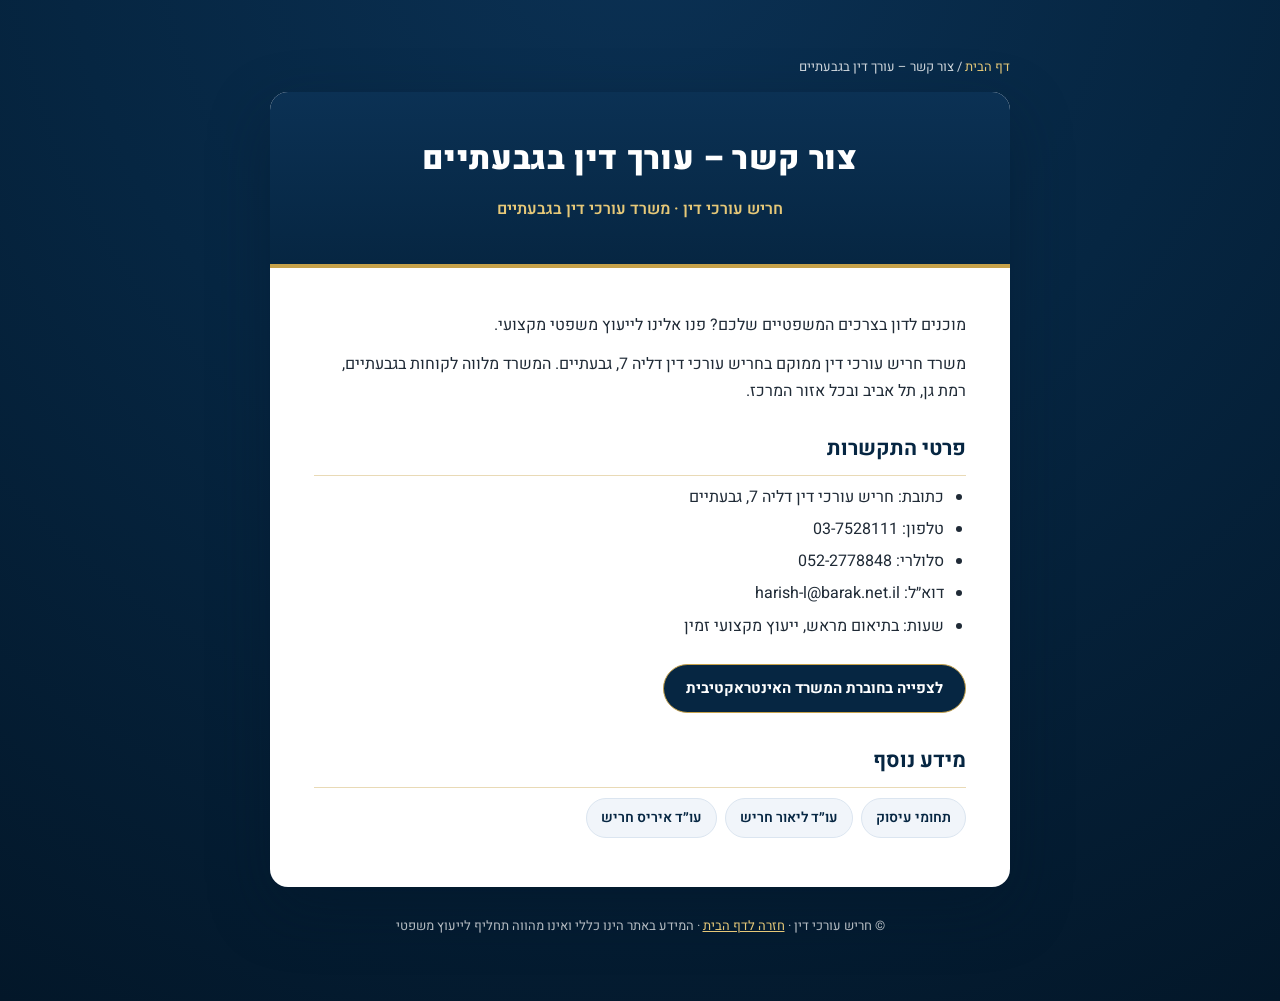
<file: contact/index.html>
<!doctype html>
<html lang="he" dir="rtl">
  <head>
    <meta charset="UTF-8" />
    <meta name="viewport" content="width=device-width, initial-scale=1.0" />
    <title>עורך דין בגבעתיים – צור קשר | חריש עורכי דין</title>
    <meta name="description" content="משרד חריש עורכי דין, דליה 7 גבעתיים. לתיאום פגישת ייעוץ: טלפון 03-7528111, סלולרי 052-2778848, דוא״ל harish-l@barak.net.il. שירות בגבעתיים, רמת גן ותל אביב." />
    <meta name="author" content="חריש עורכי דין" />
    <meta name="robots" content="index, follow, max-image-preview:large, max-snippet:-1" />
    <meta name="theme-color" content="#064a96" />
    <link rel="canonical" href="https://www.harish-adv.com/contact/" />

    <meta property="og:type" content="website" />
    <meta property="og:site_name" content="חריש עורכי דין" />
    <meta property="og:locale" content="he_IL" />
    <meta property="og:title" content="עורך דין בגבעתיים – צור קשר | חריש עורכי דין" />
    <meta property="og:description" content="משרד חריש עורכי דין, דליה 7 גבעתיים. לתיאום פגישת ייעוץ: טלפון 03-7528111, סלולרי 052-2778848, דוא״ל harish-l@barak.net.il. שירות בגבעתיים, רמת גן ותל אביב." />
    <meta property="og:url" content="https://www.harish-adv.com/contact/" />
    <meta property="og:image" content="https://www.harish-adv.com/assets/og-image.png" />
    <meta name="twitter:card" content="summary_large_image" />
    <meta name="twitter:title" content="עורך דין בגבעתיים – צור קשר | חריש עורכי דין" />
    <meta name="twitter:description" content="משרד חריש עורכי דין, דליה 7 גבעתיים. לתיאום פגישת ייעוץ: טלפון 03-7528111, סלולרי 052-2778848, דוא״ל harish-l@barak.net.il. שירות בגבעתיים, רמת גן ותל אביב." />
    <meta name="twitter:image" content="https://www.harish-adv.com/assets/og-image.png" />

    <link rel="icon" type="image/svg+xml" href="/assets/favicon.svg" />
    <link rel="icon" type="image/png" sizes="32x32" href="/assets/favicon-32.png" />
    <link rel="preconnect" href="https://fonts.googleapis.com" />
    <link rel="preconnect" href="https://fonts.gstatic.com" crossorigin />
    <link
      href="https://fonts.googleapis.com/css2?family=Heebo:wght@400;500;700;800;900&display=swap"
      rel="stylesheet"
    />
    <script type="application/ld+json">{"@context":"https://schema.org","@type":"ContactPage","name":"צור קשר – חריש עורכי דין","url":"https://www.harish-adv.com/contact/","inLanguage":"he-IL","about":{"@id":"https://www.harish-adv.com/#organization"}}</script>
    <script type="application/ld+json">{"@context":"https://schema.org","@type":"BreadcrumbList","itemListElement":[{"@type":"ListItem","position":1,"name":"דף הבית","item":"https://www.harish-adv.com/"},{"@type":"ListItem","position":2,"name":"צור קשר – עורך דין בגבעתיים","item":"https://www.harish-adv.com/contact/"}]}</script>
    <style>
  :root{--navy:#062642;--navy-dark:#031729;--gold:#c7a24a;--ink:#1f2a36}
  *{box-sizing:border-box}
  body{margin:0;font-family:'Heebo',system-ui,-apple-system,'Segoe UI',sans-serif;color:var(--ink);background:radial-gradient(circle at 50% -10%,#0b3154 0%,var(--navy) 45%,var(--navy-dark) 100%);min-height:100vh;line-height:1.7}
  .wrap{max-width:820px;margin:0 auto;padding:clamp(20px,5vw,56px) clamp(16px,5vw,40px) 64px}
  .crumbs{color:rgba(255,255,255,.8);font-size:13px;margin-bottom:14px}
  .crumbs a{color:#e6c878;text-decoration:none}
  .crumbs a:hover{text-decoration:underline}
  .card{background:#fff;border-radius:18px;box-shadow:0 22px 60px rgba(3,23,41,.35);overflow:hidden}
  .card-head{background:linear-gradient(180deg,#0b3154,var(--navy));color:#fff;padding:clamp(24px,5vw,40px);text-align:center;border-bottom:4px solid var(--gold)}
  .card-head h1{margin:0;font-size:clamp(22px,4.6vw,32px);font-weight:900;letter-spacing:.02em}
  .card-head p{margin:10px 0 0;color:#e6c878;font-weight:600;font-size:clamp(13px,2.4vw,16px)}
  .card-body{padding:clamp(22px,5vw,44px)}
  .lede p{font-size:clamp(15px,2.8vw,18px);margin:0 0 12px}
  .card-body h2{color:var(--navy);font-size:clamp(16px,3.2vw,21px);margin:26px 0 8px;padding-bottom:8px;border-bottom:1px solid rgba(199,162,74,.4)}
  .card-body p{margin:0 0 12px;font-size:clamp(14px,2.6vw,16px)}
  .card-body ul{margin:0 0 14px;padding-inline-start:22px;font-size:clamp(14px,2.6vw,16px)}
  .card-body li{margin-bottom:5px}
  .cta{display:inline-flex;align-items:center;gap:8px;margin-top:10px;padding:11px 22px;border-radius:999px;background:var(--navy);color:#fff;font-weight:700;text-decoration:none;font-size:15px;border:1px solid var(--gold)}
  .cta:hover{background:#0b3154}
  .related{margin-top:30px}
  .related h2{margin-bottom:10px}
  .related ul{list-style:none;padding:0;margin:0;display:flex;flex-wrap:wrap;gap:8px}
  .related a{display:inline-block;padding:7px 14px;border-radius:999px;background:#f1f5fa;color:var(--navy);text-decoration:none;font-weight:600;font-size:14px;border:1px solid #dbe5f0}
  .related a:hover{background:#e3edf7}
  footer{margin-top:28px;text-align:center;color:rgba(255,255,255,.7);font-size:clamp(11px,2.2vw,13px)}
  footer a{color:#e6c878}
</style>
  </head>
  <body>
    <div class="wrap">
      <nav class="crumbs" aria-label="ניווט מסלול">
        <a href="https://www.harish-adv.com/">דף הבית</a> / <span aria-current="page">צור קשר – עורך דין בגבעתיים</span>
      </nav>
      <article class="card">
        <header class="card-head">
          <h1>צור קשר – עורך דין בגבעתיים</h1>
          <p>חריש עורכי דין · משרד עורכי דין בגבעתיים</p>
        </header>
        <div class="card-body">
          <div class="lede">
            <p>מוכנים לדון בצרכים המשפטיים שלכם? פנו אלינו לייעוץ משפטי מקצועי.</p>
            <p>משרד חריש עורכי דין ממוקם בחריש עורכי דין דליה 7, גבעתיים. המשרד מלווה לקוחות בגבעתיים, רמת גן, תל אביב ובכל אזור המרכז.</p>
          </div>
          <h2>פרטי התקשרות</h2>
          <ul>
          <li>כתובת: חריש עורכי דין דליה 7, גבעתיים</li>
          <li>טלפון: 03-7528111</li>
          <li>סלולרי: 052-2778848</li>
          <li>דוא״ל: harish-l@barak.net.il</li>
          <li>שעות: בתיאום מראש, ייעוץ מקצועי זמין</li>
          </ul>
          <p><a class="cta" href="https://www.harish-adv.com/?page=9">לצפייה בחוברת המשרד האינטראקטיבית</a></p>
          <nav class="related" aria-label="קישורים נוספים">
            <h2>מידע נוסף</h2>
            <ul>
            <li><a href="https://www.harish-adv.com/services/">תחומי עיסוק</a></li>
            <li><a href="https://www.harish-adv.com/team/lior-harish/">עו״ד ליאור חריש</a></li>
            <li><a href="https://www.harish-adv.com/team/iris-harish/">עו״ד איריס חריש</a></li>
            </ul>
          </nav>
        </div>
      </article>
      <footer>
        © חריש עורכי דין · <a href="https://www.harish-adv.com/">חזרה לדף הבית</a> · המידע באתר הינו כללי ואינו מהווה תחליף לייעוץ משפטי
      </footer>
    </div>
  </body>
</html>
</file>
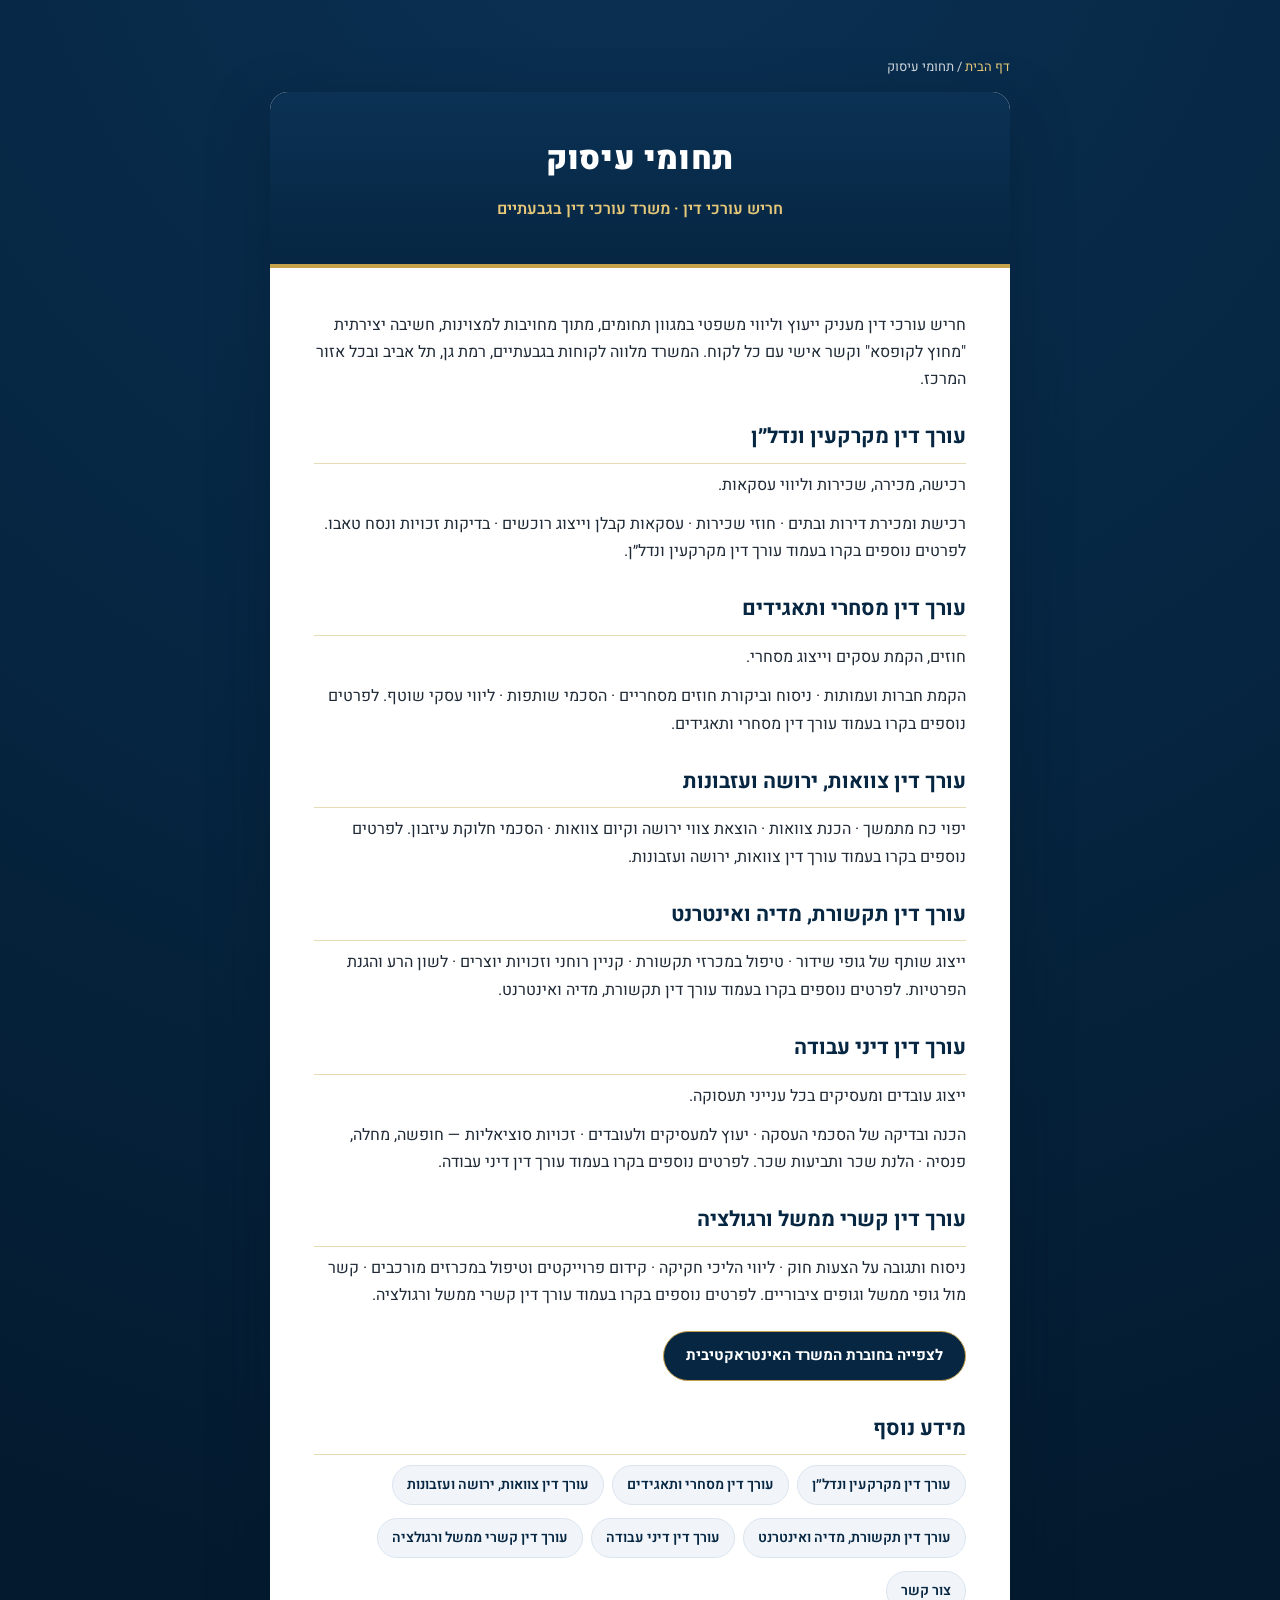
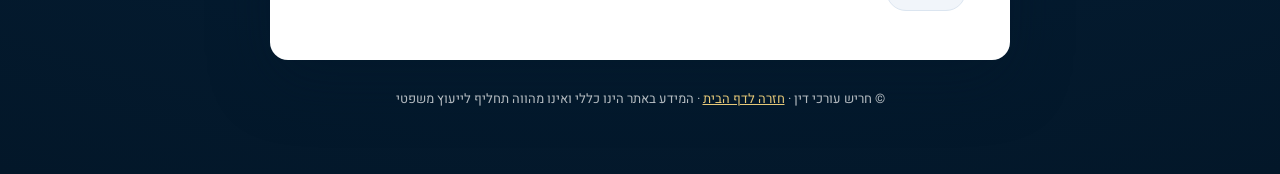
<file: services/index.html>
<!doctype html>
<html lang="he" dir="rtl">
  <head>
    <meta charset="UTF-8" />
    <meta name="viewport" content="width=device-width, initial-scale=1.0" />
    <title>תחומי עיסוק – חריש עורכי דין | משרד עורכי דין בגבעתיים</title>
    <meta name="description" content="תחומי העיסוק של משרד חריש עורכי דין בגבעתיים: מקרקעין ונדל״ן, משפט מסחרי ותאגידים, צוואות וירושה, תקשורת ומדיה, דיני עבודה וקשרי ממשל ורגולציה." />
    <meta name="author" content="חריש עורכי דין" />
    <meta name="robots" content="index, follow, max-image-preview:large, max-snippet:-1" />
    <meta name="theme-color" content="#064a96" />
    <link rel="canonical" href="https://www.harish-adv.com/services/" />

    <meta property="og:type" content="website" />
    <meta property="og:site_name" content="חריש עורכי דין" />
    <meta property="og:locale" content="he_IL" />
    <meta property="og:title" content="תחומי עיסוק – חריש עורכי דין | משרד עורכי דין בגבעתיים" />
    <meta property="og:description" content="תחומי העיסוק של משרד חריש עורכי דין בגבעתיים: מקרקעין ונדל״ן, משפט מסחרי ותאגידים, צוואות וירושה, תקשורת ומדיה, דיני עבודה וקשרי ממשל ורגולציה." />
    <meta property="og:url" content="https://www.harish-adv.com/services/" />
    <meta property="og:image" content="https://www.harish-adv.com/assets/og-image.png" />
    <meta name="twitter:card" content="summary_large_image" />
    <meta name="twitter:title" content="תחומי עיסוק – חריש עורכי דין | משרד עורכי דין בגבעתיים" />
    <meta name="twitter:description" content="תחומי העיסוק של משרד חריש עורכי דין בגבעתיים: מקרקעין ונדל״ן, משפט מסחרי ותאגידים, צוואות וירושה, תקשורת ומדיה, דיני עבודה וקשרי ממשל ורגולציה." />
    <meta name="twitter:image" content="https://www.harish-adv.com/assets/og-image.png" />

    <link rel="icon" type="image/svg+xml" href="/assets/favicon.svg" />
    <link rel="icon" type="image/png" sizes="32x32" href="/assets/favicon-32.png" />
    <link rel="preconnect" href="https://fonts.googleapis.com" />
    <link rel="preconnect" href="https://fonts.gstatic.com" crossorigin />
    <link
      href="https://fonts.googleapis.com/css2?family=Heebo:wght@400;500;700;800;900&display=swap"
      rel="stylesheet"
    />
    <script type="application/ld+json">{"@context":"https://schema.org","@type":"CollectionPage","name":"תחומי עיסוק – חריש עורכי דין","description":"תחומי העיסוק של משרד חריש עורכי דין בגבעתיים.","url":"https://www.harish-adv.com/services/","inLanguage":"he-IL","about":{"@id":"https://www.harish-adv.com/#organization"},"mainEntity":{"@type":"ItemList","itemListElement":[{"@type":"ListItem","position":1,"name":"עורך דין מקרקעין ונדל״ן","url":"https://www.harish-adv.com/services/real-estate/"},{"@type":"ListItem","position":2,"name":"עורך דין מסחרי ותאגידים","url":"https://www.harish-adv.com/services/commercial/"},{"@type":"ListItem","position":3,"name":"עורך דין צוואות, ירושה ועזבונות","url":"https://www.harish-adv.com/services/inheritance/"},{"@type":"ListItem","position":4,"name":"עורך דין תקשורת, מדיה ואינטרנט","url":"https://www.harish-adv.com/services/media/"},{"@type":"ListItem","position":5,"name":"עורך דין דיני עבודה","url":"https://www.harish-adv.com/services/labor-law/"},{"@type":"ListItem","position":6,"name":"עורך דין קשרי ממשל ורגולציה","url":"https://www.harish-adv.com/services/regulation/"}]}}</script>
    <script type="application/ld+json">{"@context":"https://schema.org","@type":"BreadcrumbList","itemListElement":[{"@type":"ListItem","position":1,"name":"דף הבית","item":"https://www.harish-adv.com/"},{"@type":"ListItem","position":2,"name":"תחומי עיסוק","item":"https://www.harish-adv.com/services/"}]}</script>
    <style>
  :root{--navy:#062642;--navy-dark:#031729;--gold:#c7a24a;--ink:#1f2a36}
  *{box-sizing:border-box}
  body{margin:0;font-family:'Heebo',system-ui,-apple-system,'Segoe UI',sans-serif;color:var(--ink);background:radial-gradient(circle at 50% -10%,#0b3154 0%,var(--navy) 45%,var(--navy-dark) 100%);min-height:100vh;line-height:1.7}
  .wrap{max-width:820px;margin:0 auto;padding:clamp(20px,5vw,56px) clamp(16px,5vw,40px) 64px}
  .crumbs{color:rgba(255,255,255,.8);font-size:13px;margin-bottom:14px}
  .crumbs a{color:#e6c878;text-decoration:none}
  .crumbs a:hover{text-decoration:underline}
  .card{background:#fff;border-radius:18px;box-shadow:0 22px 60px rgba(3,23,41,.35);overflow:hidden}
  .card-head{background:linear-gradient(180deg,#0b3154,var(--navy));color:#fff;padding:clamp(24px,5vw,40px);text-align:center;border-bottom:4px solid var(--gold)}
  .card-head h1{margin:0;font-size:clamp(22px,4.6vw,32px);font-weight:900;letter-spacing:.02em}
  .card-head p{margin:10px 0 0;color:#e6c878;font-weight:600;font-size:clamp(13px,2.4vw,16px)}
  .card-body{padding:clamp(22px,5vw,44px)}
  .lede p{font-size:clamp(15px,2.8vw,18px);margin:0 0 12px}
  .card-body h2{color:var(--navy);font-size:clamp(16px,3.2vw,21px);margin:26px 0 8px;padding-bottom:8px;border-bottom:1px solid rgba(199,162,74,.4)}
  .card-body p{margin:0 0 12px;font-size:clamp(14px,2.6vw,16px)}
  .card-body ul{margin:0 0 14px;padding-inline-start:22px;font-size:clamp(14px,2.6vw,16px)}
  .card-body li{margin-bottom:5px}
  .cta{display:inline-flex;align-items:center;gap:8px;margin-top:10px;padding:11px 22px;border-radius:999px;background:var(--navy);color:#fff;font-weight:700;text-decoration:none;font-size:15px;border:1px solid var(--gold)}
  .cta:hover{background:#0b3154}
  .related{margin-top:30px}
  .related h2{margin-bottom:10px}
  .related ul{list-style:none;padding:0;margin:0;display:flex;flex-wrap:wrap;gap:8px}
  .related a{display:inline-block;padding:7px 14px;border-radius:999px;background:#f1f5fa;color:var(--navy);text-decoration:none;font-weight:600;font-size:14px;border:1px solid #dbe5f0}
  .related a:hover{background:#e3edf7}
  footer{margin-top:28px;text-align:center;color:rgba(255,255,255,.7);font-size:clamp(11px,2.2vw,13px)}
  footer a{color:#e6c878}
</style>
  </head>
  <body>
    <div class="wrap">
      <nav class="crumbs" aria-label="ניווט מסלול">
        <a href="https://www.harish-adv.com/">דף הבית</a> / <span aria-current="page">תחומי עיסוק</span>
      </nav>
      <article class="card">
        <header class="card-head">
          <h1>תחומי עיסוק</h1>
          <p>חריש עורכי דין · משרד עורכי דין בגבעתיים</p>
        </header>
        <div class="card-body">
          <div class="lede">
            <p>חריש עורכי דין מעניק ייעוץ וליווי משפטי במגוון תחומים, מתוך מחויבות למצוינות, חשיבה יצירתית &quot;מחוץ לקופסא&quot; וקשר אישי עם כל לקוח. המשרד מלווה לקוחות בגבעתיים, רמת גן, תל אביב ובכל אזור המרכז.</p>
          </div>
          <h2>עורך דין מקרקעין ונדל״ן</h2>
          <p>רכישה, מכירה, שכירות וליווי עסקאות.</p>
          <p>רכישת ומכירת דירות ובתים · חוזי שכירות · עסקאות קבלן וייצוג רוכשים · בדיקות זכויות ונסח טאבו. לפרטים נוספים בקרו בעמוד עורך דין מקרקעין ונדל״ן.</p>
          <h2>עורך דין מסחרי ותאגידים</h2>
          <p>חוזים, הקמת עסקים וייצוג מסחרי.</p>
          <p>הקמת חברות ועמותות · ניסוח וביקורת חוזים מסחריים · הסכמי שותפות · ליווי עסקי שוטף. לפרטים נוספים בקרו בעמוד עורך דין מסחרי ותאגידים.</p>
          <h2>עורך דין צוואות, ירושה ועזבונות</h2>
          <p>יפוי כח מתמשך · הכנת צוואות · הוצאת צווי ירושה וקיום צוואות · הסכמי חלוקת עיזבון. לפרטים נוספים בקרו בעמוד עורך דין צוואות, ירושה ועזבונות.</p>
          <h2>עורך דין תקשורת, מדיה ואינטרנט</h2>
          <p>ייצוג שותף של גופי שידור · טיפול במכרזי תקשורת · קניין רוחני וזכויות יוצרים · לשון הרע והגנת הפרטיות. לפרטים נוספים בקרו בעמוד עורך דין תקשורת, מדיה ואינטרנט.</p>
          <h2>עורך דין דיני עבודה</h2>
          <p>ייצוג עובדים ומעסיקים בכל ענייני תעסוקה.</p>
          <p>הכנה ובדיקה של הסכמי העסקה · יעוץ למעסיקים ולעובדים · זכויות סוציאליות — חופשה, מחלה, פנסיה · הלנת שכר ותביעות שכר. לפרטים נוספים בקרו בעמוד עורך דין דיני עבודה.</p>
          <h2>עורך דין קשרי ממשל ורגולציה</h2>
          <p>ניסוח ותגובה על הצעות חוק · ליווי הליכי חקיקה · קידום פרוייקטים וטיפול במכרזים מורכבים · קשר מול גופי ממשל וגופים ציבוריים. לפרטים נוספים בקרו בעמוד עורך דין קשרי ממשל ורגולציה.</p>
          <p><a class="cta" href="https://www.harish-adv.com/?page=4">לצפייה בחוברת המשרד האינטראקטיבית</a></p>
          <nav class="related" aria-label="קישורים נוספים">
            <h2>מידע נוסף</h2>
            <ul>
            <li><a href="https://www.harish-adv.com/services/real-estate/">עורך דין מקרקעין ונדל״ן</a></li>
            <li><a href="https://www.harish-adv.com/services/commercial/">עורך דין מסחרי ותאגידים</a></li>
            <li><a href="https://www.harish-adv.com/services/inheritance/">עורך דין צוואות, ירושה ועזבונות</a></li>
            <li><a href="https://www.harish-adv.com/services/media/">עורך דין תקשורת, מדיה ואינטרנט</a></li>
            <li><a href="https://www.harish-adv.com/services/labor-law/">עורך דין דיני עבודה</a></li>
            <li><a href="https://www.harish-adv.com/services/regulation/">עורך דין קשרי ממשל ורגולציה</a></li>
            <li><a href="https://www.harish-adv.com/contact/">צור קשר</a></li>
            </ul>
          </nav>
        </div>
      </article>
      <footer>
        © חריש עורכי דין · <a href="https://www.harish-adv.com/">חזרה לדף הבית</a> · המידע באתר הינו כללי ואינו מהווה תחליף לייעוץ משפטי
      </footer>
    </div>
  </body>
</html>
</file>
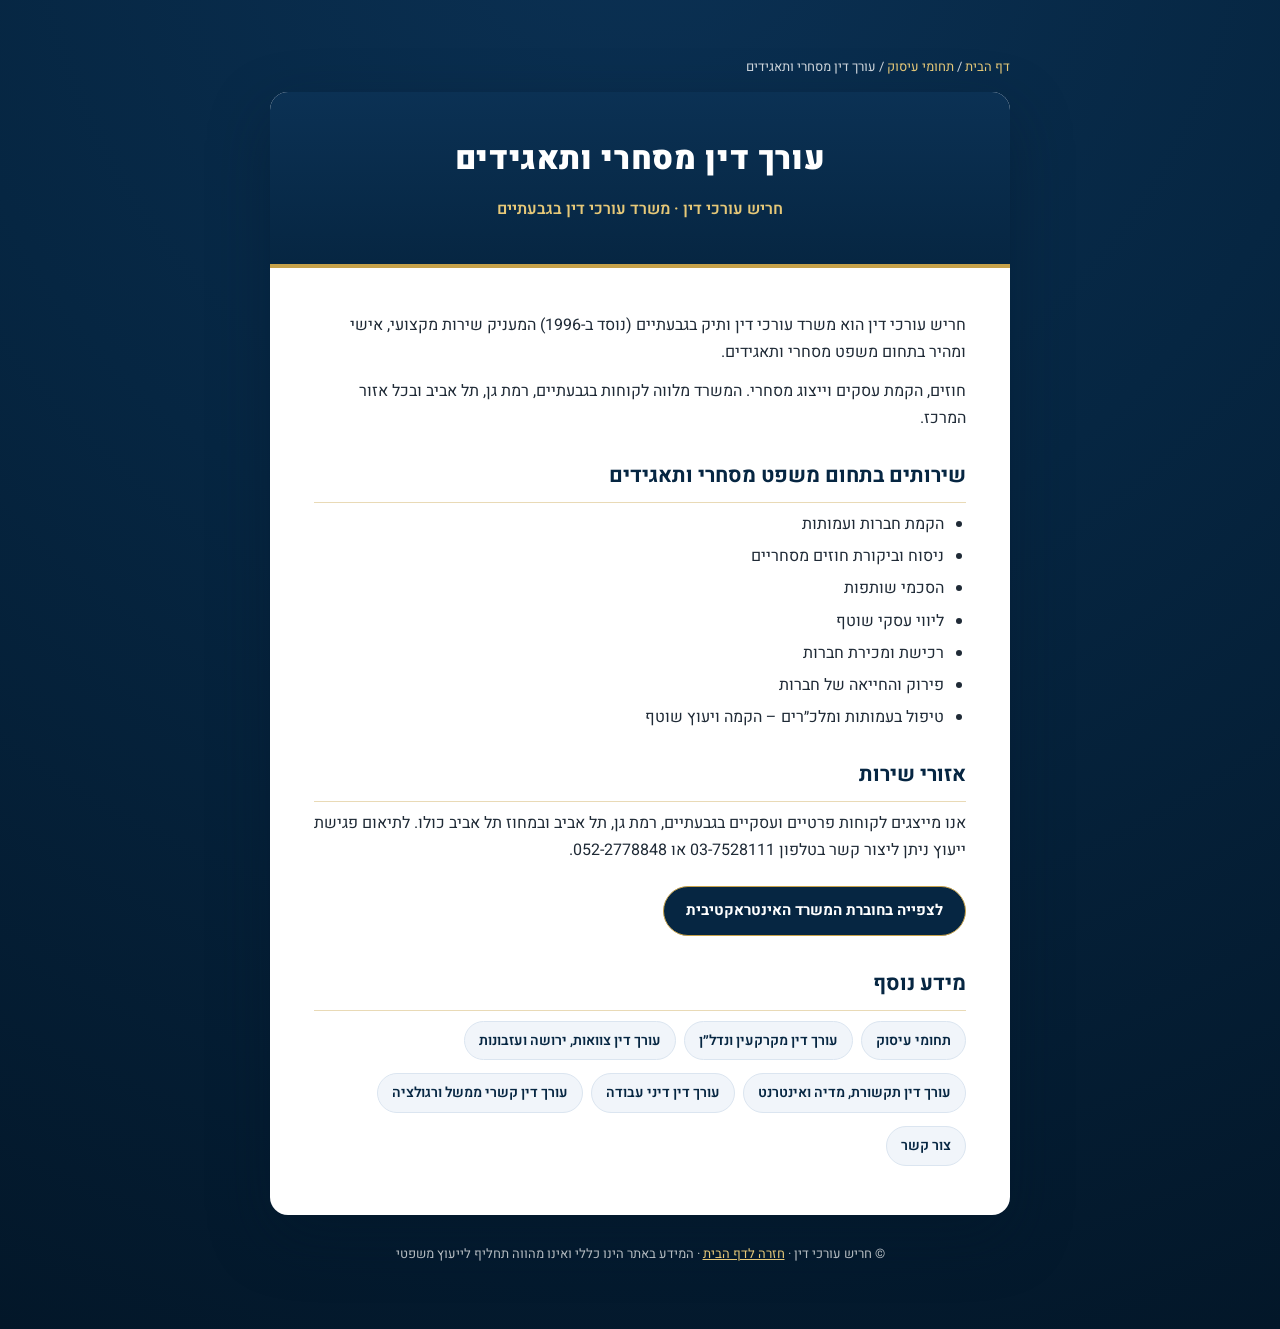
<file: services/commercial/index.html>
<!doctype html>
<html lang="he" dir="rtl">
  <head>
    <meta charset="UTF-8" />
    <meta name="viewport" content="width=device-width, initial-scale=1.0" />
    <title>עורך דין מסחרי ותאגידים בגבעתיים | חריש עורכי דין</title>
    <meta name="description" content="ייעוץ וליווי משפטי מסחרי בגבעתיים: הקמת חברות ועמותות, ניסוח חוזים מסחריים, הסכמי שותפות, רכישת ומכירת חברות וליווי עסקי שוטף. ☎ 03-7528111." />
    <meta name="author" content="חריש עורכי דין" />
    <meta name="robots" content="index, follow, max-image-preview:large, max-snippet:-1" />
    <meta name="theme-color" content="#064a96" />
    <link rel="canonical" href="https://www.harish-adv.com/services/commercial/" />

    <meta property="og:type" content="website" />
    <meta property="og:site_name" content="חריש עורכי דין" />
    <meta property="og:locale" content="he_IL" />
    <meta property="og:title" content="עורך דין מסחרי ותאגידים בגבעתיים | חריש עורכי דין" />
    <meta property="og:description" content="ייעוץ וליווי משפטי מסחרי בגבעתיים: הקמת חברות ועמותות, ניסוח חוזים מסחריים, הסכמי שותפות, רכישת ומכירת חברות וליווי עסקי שוטף. ☎ 03-7528111." />
    <meta property="og:url" content="https://www.harish-adv.com/services/commercial/" />
    <meta property="og:image" content="https://www.harish-adv.com/assets/og-image.png" />
    <meta name="twitter:card" content="summary_large_image" />
    <meta name="twitter:title" content="עורך דין מסחרי ותאגידים בגבעתיים | חריש עורכי דין" />
    <meta name="twitter:description" content="ייעוץ וליווי משפטי מסחרי בגבעתיים: הקמת חברות ועמותות, ניסוח חוזים מסחריים, הסכמי שותפות, רכישת ומכירת חברות וליווי עסקי שוטף. ☎ 03-7528111." />
    <meta name="twitter:image" content="https://www.harish-adv.com/assets/og-image.png" />

    <link rel="icon" type="image/svg+xml" href="/assets/favicon.svg" />
    <link rel="icon" type="image/png" sizes="32x32" href="/assets/favicon-32.png" />
    <link rel="preconnect" href="https://fonts.googleapis.com" />
    <link rel="preconnect" href="https://fonts.gstatic.com" crossorigin />
    <link
      href="https://fonts.googleapis.com/css2?family=Heebo:wght@400;500;700;800;900&display=swap"
      rel="stylesheet"
    />
    <script type="application/ld+json">{"@context":"https://schema.org","@type":"Service","serviceType":"משפט מסחרי ותאגידים","name":"עורך דין מסחרי ותאגידים","description":"ייעוץ וליווי משפטי מסחרי בגבעתיים: הקמת חברות ועמותות, ניסוח חוזים מסחריים, הסכמי שותפות, רכישת ומכירת חברות וליווי עסקי שוטף. ☎ 03-7528111.","url":"https://www.harish-adv.com/services/commercial/","inLanguage":"he-IL","provider":{"@id":"https://www.harish-adv.com/#organization"},"areaServed":[{"@type":"City","name":"גבעתיים"},{"@type":"City","name":"רמת גן"},{"@type":"City","name":"תל אביב"}],"hasOfferCatalog":{"@type":"OfferCatalog","name":"משפט מסחרי ותאגידים","itemListElement":[{"@type":"Offer","itemOffered":{"@type":"Service","name":"הקמת חברות ועמותות"}},{"@type":"Offer","itemOffered":{"@type":"Service","name":"ניסוח וביקורת חוזים מסחריים"}},{"@type":"Offer","itemOffered":{"@type":"Service","name":"הסכמי שותפות"}},{"@type":"Offer","itemOffered":{"@type":"Service","name":"ליווי עסקי שוטף"}},{"@type":"Offer","itemOffered":{"@type":"Service","name":"רכישת ומכירת חברות"}},{"@type":"Offer","itemOffered":{"@type":"Service","name":"פירוק והחייאה של חברות"}},{"@type":"Offer","itemOffered":{"@type":"Service","name":"טיפול בעמותות ומלכ״רים – הקמה ויעוץ שוטף"}}]}}</script>
    <script type="application/ld+json">{"@context":"https://schema.org","@type":"BreadcrumbList","itemListElement":[{"@type":"ListItem","position":1,"name":"דף הבית","item":"https://www.harish-adv.com/"},{"@type":"ListItem","position":2,"name":"תחומי עיסוק","item":"https://www.harish-adv.com/services/"},{"@type":"ListItem","position":3,"name":"עורך דין מסחרי ותאגידים","item":"https://www.harish-adv.com/services/commercial/"}]}</script>
    <style>
  :root{--navy:#062642;--navy-dark:#031729;--gold:#c7a24a;--ink:#1f2a36}
  *{box-sizing:border-box}
  body{margin:0;font-family:'Heebo',system-ui,-apple-system,'Segoe UI',sans-serif;color:var(--ink);background:radial-gradient(circle at 50% -10%,#0b3154 0%,var(--navy) 45%,var(--navy-dark) 100%);min-height:100vh;line-height:1.7}
  .wrap{max-width:820px;margin:0 auto;padding:clamp(20px,5vw,56px) clamp(16px,5vw,40px) 64px}
  .crumbs{color:rgba(255,255,255,.8);font-size:13px;margin-bottom:14px}
  .crumbs a{color:#e6c878;text-decoration:none}
  .crumbs a:hover{text-decoration:underline}
  .card{background:#fff;border-radius:18px;box-shadow:0 22px 60px rgba(3,23,41,.35);overflow:hidden}
  .card-head{background:linear-gradient(180deg,#0b3154,var(--navy));color:#fff;padding:clamp(24px,5vw,40px);text-align:center;border-bottom:4px solid var(--gold)}
  .card-head h1{margin:0;font-size:clamp(22px,4.6vw,32px);font-weight:900;letter-spacing:.02em}
  .card-head p{margin:10px 0 0;color:#e6c878;font-weight:600;font-size:clamp(13px,2.4vw,16px)}
  .card-body{padding:clamp(22px,5vw,44px)}
  .lede p{font-size:clamp(15px,2.8vw,18px);margin:0 0 12px}
  .card-body h2{color:var(--navy);font-size:clamp(16px,3.2vw,21px);margin:26px 0 8px;padding-bottom:8px;border-bottom:1px solid rgba(199,162,74,.4)}
  .card-body p{margin:0 0 12px;font-size:clamp(14px,2.6vw,16px)}
  .card-body ul{margin:0 0 14px;padding-inline-start:22px;font-size:clamp(14px,2.6vw,16px)}
  .card-body li{margin-bottom:5px}
  .cta{display:inline-flex;align-items:center;gap:8px;margin-top:10px;padding:11px 22px;border-radius:999px;background:var(--navy);color:#fff;font-weight:700;text-decoration:none;font-size:15px;border:1px solid var(--gold)}
  .cta:hover{background:#0b3154}
  .related{margin-top:30px}
  .related h2{margin-bottom:10px}
  .related ul{list-style:none;padding:0;margin:0;display:flex;flex-wrap:wrap;gap:8px}
  .related a{display:inline-block;padding:7px 14px;border-radius:999px;background:#f1f5fa;color:var(--navy);text-decoration:none;font-weight:600;font-size:14px;border:1px solid #dbe5f0}
  .related a:hover{background:#e3edf7}
  footer{margin-top:28px;text-align:center;color:rgba(255,255,255,.7);font-size:clamp(11px,2.2vw,13px)}
  footer a{color:#e6c878}
</style>
  </head>
  <body>
    <div class="wrap">
      <nav class="crumbs" aria-label="ניווט מסלול">
        <a href="https://www.harish-adv.com/">דף הבית</a> / <a href="https://www.harish-adv.com/services/">תחומי עיסוק</a> / <span aria-current="page">עורך דין מסחרי ותאגידים</span>
      </nav>
      <article class="card">
        <header class="card-head">
          <h1>עורך דין מסחרי ותאגידים</h1>
          <p>חריש עורכי דין · משרד עורכי דין בגבעתיים</p>
        </header>
        <div class="card-body">
          <div class="lede">
            <p>חריש עורכי דין הוא משרד עורכי דין ותיק בגבעתיים (נוסד ב-1996) המעניק שירות מקצועי, אישי ומהיר בתחום משפט מסחרי ותאגידים.</p>
            <p>חוזים, הקמת עסקים וייצוג מסחרי. המשרד מלווה לקוחות בגבעתיים, רמת גן, תל אביב ובכל אזור המרכז.</p>
          </div>
          <h2>שירותים בתחום משפט מסחרי ותאגידים</h2>
          <ul>
          <li>הקמת חברות ועמותות</li>
          <li>ניסוח וביקורת חוזים מסחריים</li>
          <li>הסכמי שותפות</li>
          <li>ליווי עסקי שוטף</li>
          <li>רכישת ומכירת חברות</li>
          <li>פירוק והחייאה של חברות</li>
          <li>טיפול בעמותות ומלכ״רים – הקמה ויעוץ שוטף</li>
          </ul>
          <h2>אזורי שירות</h2>
          <p>אנו מייצגים לקוחות פרטיים ועסקיים בגבעתיים, רמת גן, תל אביב ובמחוז תל אביב כולו. לתיאום פגישת ייעוץ ניתן ליצור קשר בטלפון 03-7528111 או 052-2778848.</p>
          <p><a class="cta" href="https://www.harish-adv.com/?page=4">לצפייה בחוברת המשרד האינטראקטיבית</a></p>
          <nav class="related" aria-label="קישורים נוספים">
            <h2>מידע נוסף</h2>
            <ul>
            <li><a href="https://www.harish-adv.com/services/">תחומי עיסוק</a></li>
            <li><a href="https://www.harish-adv.com/services/real-estate/">עורך דין מקרקעין ונדל״ן</a></li>
            <li><a href="https://www.harish-adv.com/services/inheritance/">עורך דין צוואות, ירושה ועזבונות</a></li>
            <li><a href="https://www.harish-adv.com/services/media/">עורך דין תקשורת, מדיה ואינטרנט</a></li>
            <li><a href="https://www.harish-adv.com/services/labor-law/">עורך דין דיני עבודה</a></li>
            <li><a href="https://www.harish-adv.com/services/regulation/">עורך דין קשרי ממשל ורגולציה</a></li>
            <li><a href="https://www.harish-adv.com/contact/">צור קשר</a></li>
            </ul>
          </nav>
        </div>
      </article>
      <footer>
        © חריש עורכי דין · <a href="https://www.harish-adv.com/">חזרה לדף הבית</a> · המידע באתר הינו כללי ואינו מהווה תחליף לייעוץ משפטי
      </footer>
    </div>
  </body>
</html>
</file>
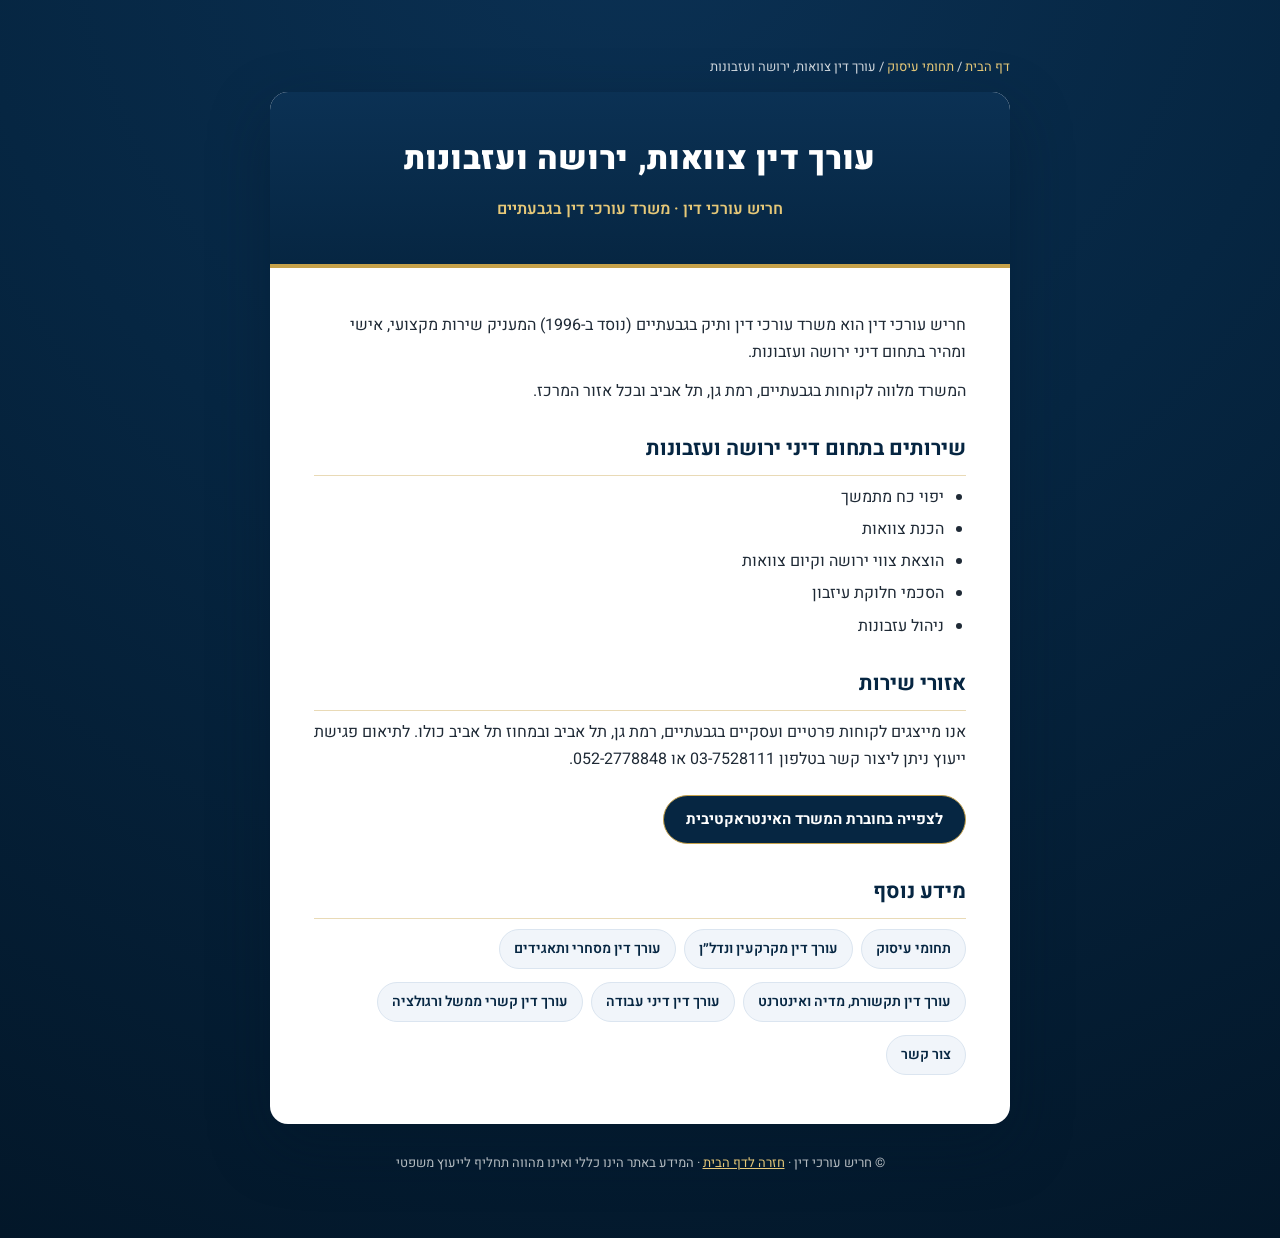
<file: services/inheritance/index.html>
<!doctype html>
<html lang="he" dir="rtl">
  <head>
    <meta charset="UTF-8" />
    <meta name="viewport" content="width=device-width, initial-scale=1.0" />
    <title>עורך דין צוואות וירושה בגבעתיים | חריש עורכי דין</title>
    <meta name="description" content="עריכת צוואות, צווי ירושה וקיום צוואה, ייפוי כוח מתמשך, הסכמי חלוקת עיזבון וניהול עזבונות. ליווי אישי בגבעתיים, רמת גן ותל אביב. ☎ 03-7528111." />
    <meta name="author" content="חריש עורכי דין" />
    <meta name="robots" content="index, follow, max-image-preview:large, max-snippet:-1" />
    <meta name="theme-color" content="#064a96" />
    <link rel="canonical" href="https://www.harish-adv.com/services/inheritance/" />

    <meta property="og:type" content="website" />
    <meta property="og:site_name" content="חריש עורכי דין" />
    <meta property="og:locale" content="he_IL" />
    <meta property="og:title" content="עורך דין צוואות וירושה בגבעתיים | חריש עורכי דין" />
    <meta property="og:description" content="עריכת צוואות, צווי ירושה וקיום צוואה, ייפוי כוח מתמשך, הסכמי חלוקת עיזבון וניהול עזבונות. ליווי אישי בגבעתיים, רמת גן ותל אביב. ☎ 03-7528111." />
    <meta property="og:url" content="https://www.harish-adv.com/services/inheritance/" />
    <meta property="og:image" content="https://www.harish-adv.com/assets/og-image.png" />
    <meta name="twitter:card" content="summary_large_image" />
    <meta name="twitter:title" content="עורך דין צוואות וירושה בגבעתיים | חריש עורכי דין" />
    <meta name="twitter:description" content="עריכת צוואות, צווי ירושה וקיום צוואה, ייפוי כוח מתמשך, הסכמי חלוקת עיזבון וניהול עזבונות. ליווי אישי בגבעתיים, רמת גן ותל אביב. ☎ 03-7528111." />
    <meta name="twitter:image" content="https://www.harish-adv.com/assets/og-image.png" />

    <link rel="icon" type="image/svg+xml" href="/assets/favicon.svg" />
    <link rel="icon" type="image/png" sizes="32x32" href="/assets/favicon-32.png" />
    <link rel="preconnect" href="https://fonts.googleapis.com" />
    <link rel="preconnect" href="https://fonts.gstatic.com" crossorigin />
    <link
      href="https://fonts.googleapis.com/css2?family=Heebo:wght@400;500;700;800;900&display=swap"
      rel="stylesheet"
    />
    <script type="application/ld+json">{"@context":"https://schema.org","@type":"Service","serviceType":"דיני ירושה ועזבונות","name":"עורך דין צוואות, ירושה ועזבונות","description":"עריכת צוואות, צווי ירושה וקיום צוואה, ייפוי כוח מתמשך, הסכמי חלוקת עיזבון וניהול עזבונות. ליווי אישי בגבעתיים, רמת גן ותל אביב. ☎ 03-7528111.","url":"https://www.harish-adv.com/services/inheritance/","inLanguage":"he-IL","provider":{"@id":"https://www.harish-adv.com/#organization"},"areaServed":[{"@type":"City","name":"גבעתיים"},{"@type":"City","name":"רמת גן"},{"@type":"City","name":"תל אביב"}],"hasOfferCatalog":{"@type":"OfferCatalog","name":"דיני ירושה ועזבונות","itemListElement":[{"@type":"Offer","itemOffered":{"@type":"Service","name":"יפוי כח מתמשך"}},{"@type":"Offer","itemOffered":{"@type":"Service","name":"הכנת צוואות"}},{"@type":"Offer","itemOffered":{"@type":"Service","name":"הוצאת צווי ירושה וקיום צוואות"}},{"@type":"Offer","itemOffered":{"@type":"Service","name":"הסכמי חלוקת עיזבון"}},{"@type":"Offer","itemOffered":{"@type":"Service","name":"ניהול עזבונות"}}]}}</script>
    <script type="application/ld+json">{"@context":"https://schema.org","@type":"BreadcrumbList","itemListElement":[{"@type":"ListItem","position":1,"name":"דף הבית","item":"https://www.harish-adv.com/"},{"@type":"ListItem","position":2,"name":"תחומי עיסוק","item":"https://www.harish-adv.com/services/"},{"@type":"ListItem","position":3,"name":"עורך דין צוואות, ירושה ועזבונות","item":"https://www.harish-adv.com/services/inheritance/"}]}</script>
    <style>
  :root{--navy:#062642;--navy-dark:#031729;--gold:#c7a24a;--ink:#1f2a36}
  *{box-sizing:border-box}
  body{margin:0;font-family:'Heebo',system-ui,-apple-system,'Segoe UI',sans-serif;color:var(--ink);background:radial-gradient(circle at 50% -10%,#0b3154 0%,var(--navy) 45%,var(--navy-dark) 100%);min-height:100vh;line-height:1.7}
  .wrap{max-width:820px;margin:0 auto;padding:clamp(20px,5vw,56px) clamp(16px,5vw,40px) 64px}
  .crumbs{color:rgba(255,255,255,.8);font-size:13px;margin-bottom:14px}
  .crumbs a{color:#e6c878;text-decoration:none}
  .crumbs a:hover{text-decoration:underline}
  .card{background:#fff;border-radius:18px;box-shadow:0 22px 60px rgba(3,23,41,.35);overflow:hidden}
  .card-head{background:linear-gradient(180deg,#0b3154,var(--navy));color:#fff;padding:clamp(24px,5vw,40px);text-align:center;border-bottom:4px solid var(--gold)}
  .card-head h1{margin:0;font-size:clamp(22px,4.6vw,32px);font-weight:900;letter-spacing:.02em}
  .card-head p{margin:10px 0 0;color:#e6c878;font-weight:600;font-size:clamp(13px,2.4vw,16px)}
  .card-body{padding:clamp(22px,5vw,44px)}
  .lede p{font-size:clamp(15px,2.8vw,18px);margin:0 0 12px}
  .card-body h2{color:var(--navy);font-size:clamp(16px,3.2vw,21px);margin:26px 0 8px;padding-bottom:8px;border-bottom:1px solid rgba(199,162,74,.4)}
  .card-body p{margin:0 0 12px;font-size:clamp(14px,2.6vw,16px)}
  .card-body ul{margin:0 0 14px;padding-inline-start:22px;font-size:clamp(14px,2.6vw,16px)}
  .card-body li{margin-bottom:5px}
  .cta{display:inline-flex;align-items:center;gap:8px;margin-top:10px;padding:11px 22px;border-radius:999px;background:var(--navy);color:#fff;font-weight:700;text-decoration:none;font-size:15px;border:1px solid var(--gold)}
  .cta:hover{background:#0b3154}
  .related{margin-top:30px}
  .related h2{margin-bottom:10px}
  .related ul{list-style:none;padding:0;margin:0;display:flex;flex-wrap:wrap;gap:8px}
  .related a{display:inline-block;padding:7px 14px;border-radius:999px;background:#f1f5fa;color:var(--navy);text-decoration:none;font-weight:600;font-size:14px;border:1px solid #dbe5f0}
  .related a:hover{background:#e3edf7}
  footer{margin-top:28px;text-align:center;color:rgba(255,255,255,.7);font-size:clamp(11px,2.2vw,13px)}
  footer a{color:#e6c878}
</style>
  </head>
  <body>
    <div class="wrap">
      <nav class="crumbs" aria-label="ניווט מסלול">
        <a href="https://www.harish-adv.com/">דף הבית</a> / <a href="https://www.harish-adv.com/services/">תחומי עיסוק</a> / <span aria-current="page">עורך דין צוואות, ירושה ועזבונות</span>
      </nav>
      <article class="card">
        <header class="card-head">
          <h1>עורך דין צוואות, ירושה ועזבונות</h1>
          <p>חריש עורכי דין · משרד עורכי דין בגבעתיים</p>
        </header>
        <div class="card-body">
          <div class="lede">
            <p>חריש עורכי דין הוא משרד עורכי דין ותיק בגבעתיים (נוסד ב-1996) המעניק שירות מקצועי, אישי ומהיר בתחום דיני ירושה ועזבונות.</p>
            <p>המשרד מלווה לקוחות בגבעתיים, רמת גן, תל אביב ובכל אזור המרכז.</p>
          </div>
          <h2>שירותים בתחום דיני ירושה ועזבונות</h2>
          <ul>
          <li>יפוי כח מתמשך</li>
          <li>הכנת צוואות</li>
          <li>הוצאת צווי ירושה וקיום צוואות</li>
          <li>הסכמי חלוקת עיזבון</li>
          <li>ניהול עזבונות</li>
          </ul>
          <h2>אזורי שירות</h2>
          <p>אנו מייצגים לקוחות פרטיים ועסקיים בגבעתיים, רמת גן, תל אביב ובמחוז תל אביב כולו. לתיאום פגישת ייעוץ ניתן ליצור קשר בטלפון 03-7528111 או 052-2778848.</p>
          <p><a class="cta" href="https://www.harish-adv.com/?page=4">לצפייה בחוברת המשרד האינטראקטיבית</a></p>
          <nav class="related" aria-label="קישורים נוספים">
            <h2>מידע נוסף</h2>
            <ul>
            <li><a href="https://www.harish-adv.com/services/">תחומי עיסוק</a></li>
            <li><a href="https://www.harish-adv.com/services/real-estate/">עורך דין מקרקעין ונדל״ן</a></li>
            <li><a href="https://www.harish-adv.com/services/commercial/">עורך דין מסחרי ותאגידים</a></li>
            <li><a href="https://www.harish-adv.com/services/media/">עורך דין תקשורת, מדיה ואינטרנט</a></li>
            <li><a href="https://www.harish-adv.com/services/labor-law/">עורך דין דיני עבודה</a></li>
            <li><a href="https://www.harish-adv.com/services/regulation/">עורך דין קשרי ממשל ורגולציה</a></li>
            <li><a href="https://www.harish-adv.com/contact/">צור קשר</a></li>
            </ul>
          </nav>
        </div>
      </article>
      <footer>
        © חריש עורכי דין · <a href="https://www.harish-adv.com/">חזרה לדף הבית</a> · המידע באתר הינו כללי ואינו מהווה תחליף לייעוץ משפטי
      </footer>
    </div>
  </body>
</html>
</file>
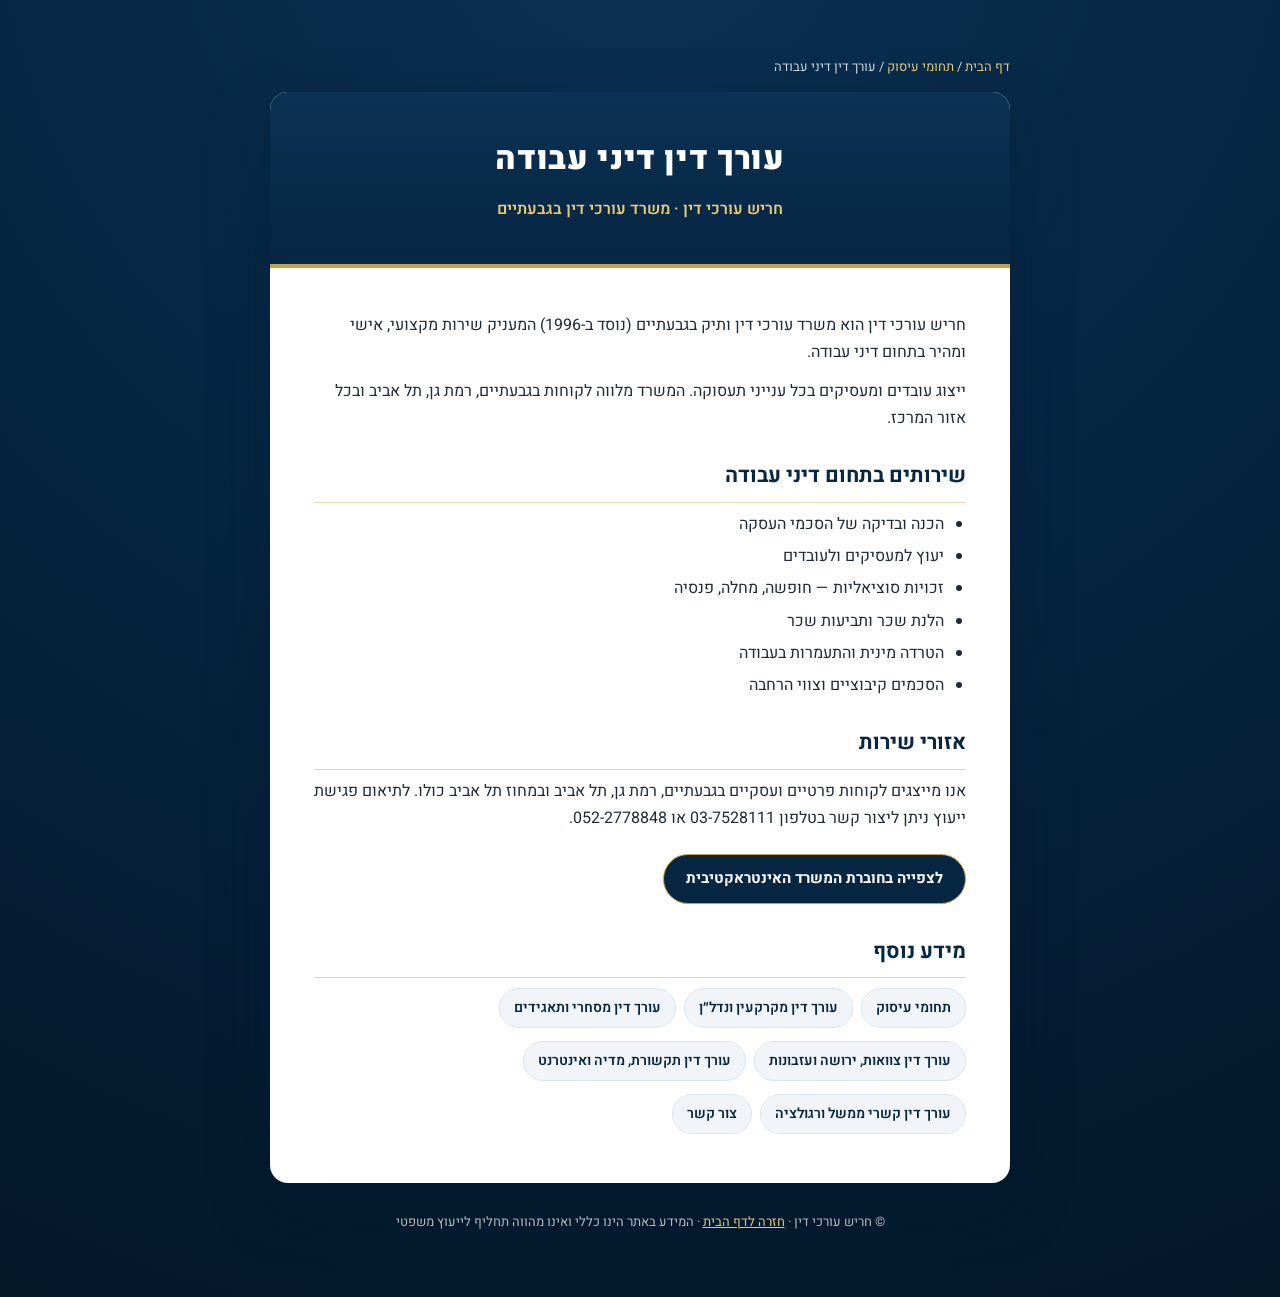
<file: services/labor-law/index.html>
<!doctype html>
<html lang="he" dir="rtl">
  <head>
    <meta charset="UTF-8" />
    <meta name="viewport" content="width=device-width, initial-scale=1.0" />
    <title>עורך דין דיני עבודה בגבעתיים | חריש עורכי דין</title>
    <meta name="description" content="ייצוג עובדים ומעסיקים בגבעתיים: הסכמי העסקה, זכויות סוציאליות, הלנת שכר ותביעות שכר, הטרדה מינית והתעמרות בעבודה, הסכמים קיבוציים. ☎ 03-7528111." />
    <meta name="author" content="חריש עורכי דין" />
    <meta name="robots" content="index, follow, max-image-preview:large, max-snippet:-1" />
    <meta name="theme-color" content="#064a96" />
    <link rel="canonical" href="https://www.harish-adv.com/services/labor-law/" />

    <meta property="og:type" content="website" />
    <meta property="og:site_name" content="חריש עורכי דין" />
    <meta property="og:locale" content="he_IL" />
    <meta property="og:title" content="עורך דין דיני עבודה בגבעתיים | חריש עורכי דין" />
    <meta property="og:description" content="ייצוג עובדים ומעסיקים בגבעתיים: הסכמי העסקה, זכויות סוציאליות, הלנת שכר ותביעות שכר, הטרדה מינית והתעמרות בעבודה, הסכמים קיבוציים. ☎ 03-7528111." />
    <meta property="og:url" content="https://www.harish-adv.com/services/labor-law/" />
    <meta property="og:image" content="https://www.harish-adv.com/assets/og-image.png" />
    <meta name="twitter:card" content="summary_large_image" />
    <meta name="twitter:title" content="עורך דין דיני עבודה בגבעתיים | חריש עורכי דין" />
    <meta name="twitter:description" content="ייצוג עובדים ומעסיקים בגבעתיים: הסכמי העסקה, זכויות סוציאליות, הלנת שכר ותביעות שכר, הטרדה מינית והתעמרות בעבודה, הסכמים קיבוציים. ☎ 03-7528111." />
    <meta name="twitter:image" content="https://www.harish-adv.com/assets/og-image.png" />

    <link rel="icon" type="image/svg+xml" href="/assets/favicon.svg" />
    <link rel="icon" type="image/png" sizes="32x32" href="/assets/favicon-32.png" />
    <link rel="preconnect" href="https://fonts.googleapis.com" />
    <link rel="preconnect" href="https://fonts.gstatic.com" crossorigin />
    <link
      href="https://fonts.googleapis.com/css2?family=Heebo:wght@400;500;700;800;900&display=swap"
      rel="stylesheet"
    />
    <script type="application/ld+json">{"@context":"https://schema.org","@type":"Service","serviceType":"דיני עבודה","name":"עורך דין דיני עבודה","description":"ייצוג עובדים ומעסיקים בגבעתיים: הסכמי העסקה, זכויות סוציאליות, הלנת שכר ותביעות שכר, הטרדה מינית והתעמרות בעבודה, הסכמים קיבוציים. ☎ 03-7528111.","url":"https://www.harish-adv.com/services/labor-law/","inLanguage":"he-IL","provider":{"@id":"https://www.harish-adv.com/#organization"},"areaServed":[{"@type":"City","name":"גבעתיים"},{"@type":"City","name":"רמת גן"},{"@type":"City","name":"תל אביב"}],"hasOfferCatalog":{"@type":"OfferCatalog","name":"דיני עבודה","itemListElement":[{"@type":"Offer","itemOffered":{"@type":"Service","name":"הכנה ובדיקה של הסכמי העסקה"}},{"@type":"Offer","itemOffered":{"@type":"Service","name":"יעוץ למעסיקים ולעובדים"}},{"@type":"Offer","itemOffered":{"@type":"Service","name":"זכויות סוציאליות — חופשה, מחלה, פנסיה"}},{"@type":"Offer","itemOffered":{"@type":"Service","name":"הלנת שכר ותביעות שכר"}},{"@type":"Offer","itemOffered":{"@type":"Service","name":"הטרדה מינית והתעמרות בעבודה"}},{"@type":"Offer","itemOffered":{"@type":"Service","name":"הסכמים קיבוציים וצווי הרחבה"}}]}}</script>
    <script type="application/ld+json">{"@context":"https://schema.org","@type":"BreadcrumbList","itemListElement":[{"@type":"ListItem","position":1,"name":"דף הבית","item":"https://www.harish-adv.com/"},{"@type":"ListItem","position":2,"name":"תחומי עיסוק","item":"https://www.harish-adv.com/services/"},{"@type":"ListItem","position":3,"name":"עורך דין דיני עבודה","item":"https://www.harish-adv.com/services/labor-law/"}]}</script>
    <style>
  :root{--navy:#062642;--navy-dark:#031729;--gold:#c7a24a;--ink:#1f2a36}
  *{box-sizing:border-box}
  body{margin:0;font-family:'Heebo',system-ui,-apple-system,'Segoe UI',sans-serif;color:var(--ink);background:radial-gradient(circle at 50% -10%,#0b3154 0%,var(--navy) 45%,var(--navy-dark) 100%);min-height:100vh;line-height:1.7}
  .wrap{max-width:820px;margin:0 auto;padding:clamp(20px,5vw,56px) clamp(16px,5vw,40px) 64px}
  .crumbs{color:rgba(255,255,255,.8);font-size:13px;margin-bottom:14px}
  .crumbs a{color:#e6c878;text-decoration:none}
  .crumbs a:hover{text-decoration:underline}
  .card{background:#fff;border-radius:18px;box-shadow:0 22px 60px rgba(3,23,41,.35);overflow:hidden}
  .card-head{background:linear-gradient(180deg,#0b3154,var(--navy));color:#fff;padding:clamp(24px,5vw,40px);text-align:center;border-bottom:4px solid var(--gold)}
  .card-head h1{margin:0;font-size:clamp(22px,4.6vw,32px);font-weight:900;letter-spacing:.02em}
  .card-head p{margin:10px 0 0;color:#e6c878;font-weight:600;font-size:clamp(13px,2.4vw,16px)}
  .card-body{padding:clamp(22px,5vw,44px)}
  .lede p{font-size:clamp(15px,2.8vw,18px);margin:0 0 12px}
  .card-body h2{color:var(--navy);font-size:clamp(16px,3.2vw,21px);margin:26px 0 8px;padding-bottom:8px;border-bottom:1px solid rgba(199,162,74,.4)}
  .card-body p{margin:0 0 12px;font-size:clamp(14px,2.6vw,16px)}
  .card-body ul{margin:0 0 14px;padding-inline-start:22px;font-size:clamp(14px,2.6vw,16px)}
  .card-body li{margin-bottom:5px}
  .cta{display:inline-flex;align-items:center;gap:8px;margin-top:10px;padding:11px 22px;border-radius:999px;background:var(--navy);color:#fff;font-weight:700;text-decoration:none;font-size:15px;border:1px solid var(--gold)}
  .cta:hover{background:#0b3154}
  .related{margin-top:30px}
  .related h2{margin-bottom:10px}
  .related ul{list-style:none;padding:0;margin:0;display:flex;flex-wrap:wrap;gap:8px}
  .related a{display:inline-block;padding:7px 14px;border-radius:999px;background:#f1f5fa;color:var(--navy);text-decoration:none;font-weight:600;font-size:14px;border:1px solid #dbe5f0}
  .related a:hover{background:#e3edf7}
  footer{margin-top:28px;text-align:center;color:rgba(255,255,255,.7);font-size:clamp(11px,2.2vw,13px)}
  footer a{color:#e6c878}
</style>
  </head>
  <body>
    <div class="wrap">
      <nav class="crumbs" aria-label="ניווט מסלול">
        <a href="https://www.harish-adv.com/">דף הבית</a> / <a href="https://www.harish-adv.com/services/">תחומי עיסוק</a> / <span aria-current="page">עורך דין דיני עבודה</span>
      </nav>
      <article class="card">
        <header class="card-head">
          <h1>עורך דין דיני עבודה</h1>
          <p>חריש עורכי דין · משרד עורכי דין בגבעתיים</p>
        </header>
        <div class="card-body">
          <div class="lede">
            <p>חריש עורכי דין הוא משרד עורכי דין ותיק בגבעתיים (נוסד ב-1996) המעניק שירות מקצועי, אישי ומהיר בתחום דיני עבודה.</p>
            <p>ייצוג עובדים ומעסיקים בכל ענייני תעסוקה. המשרד מלווה לקוחות בגבעתיים, רמת גן, תל אביב ובכל אזור המרכז.</p>
          </div>
          <h2>שירותים בתחום דיני עבודה</h2>
          <ul>
          <li>הכנה ובדיקה של הסכמי העסקה</li>
          <li>יעוץ למעסיקים ולעובדים</li>
          <li>זכויות סוציאליות — חופשה, מחלה, פנסיה</li>
          <li>הלנת שכר ותביעות שכר</li>
          <li>הטרדה מינית והתעמרות בעבודה</li>
          <li>הסכמים קיבוציים וצווי הרחבה</li>
          </ul>
          <h2>אזורי שירות</h2>
          <p>אנו מייצגים לקוחות פרטיים ועסקיים בגבעתיים, רמת גן, תל אביב ובמחוז תל אביב כולו. לתיאום פגישת ייעוץ ניתן ליצור קשר בטלפון 03-7528111 או 052-2778848.</p>
          <p><a class="cta" href="https://www.harish-adv.com/?page=4">לצפייה בחוברת המשרד האינטראקטיבית</a></p>
          <nav class="related" aria-label="קישורים נוספים">
            <h2>מידע נוסף</h2>
            <ul>
            <li><a href="https://www.harish-adv.com/services/">תחומי עיסוק</a></li>
            <li><a href="https://www.harish-adv.com/services/real-estate/">עורך דין מקרקעין ונדל״ן</a></li>
            <li><a href="https://www.harish-adv.com/services/commercial/">עורך דין מסחרי ותאגידים</a></li>
            <li><a href="https://www.harish-adv.com/services/inheritance/">עורך דין צוואות, ירושה ועזבונות</a></li>
            <li><a href="https://www.harish-adv.com/services/media/">עורך דין תקשורת, מדיה ואינטרנט</a></li>
            <li><a href="https://www.harish-adv.com/services/regulation/">עורך דין קשרי ממשל ורגולציה</a></li>
            <li><a href="https://www.harish-adv.com/contact/">צור קשר</a></li>
            </ul>
          </nav>
        </div>
      </article>
      <footer>
        © חריש עורכי דין · <a href="https://www.harish-adv.com/">חזרה לדף הבית</a> · המידע באתר הינו כללי ואינו מהווה תחליף לייעוץ משפטי
      </footer>
    </div>
  </body>
</html>
</file>
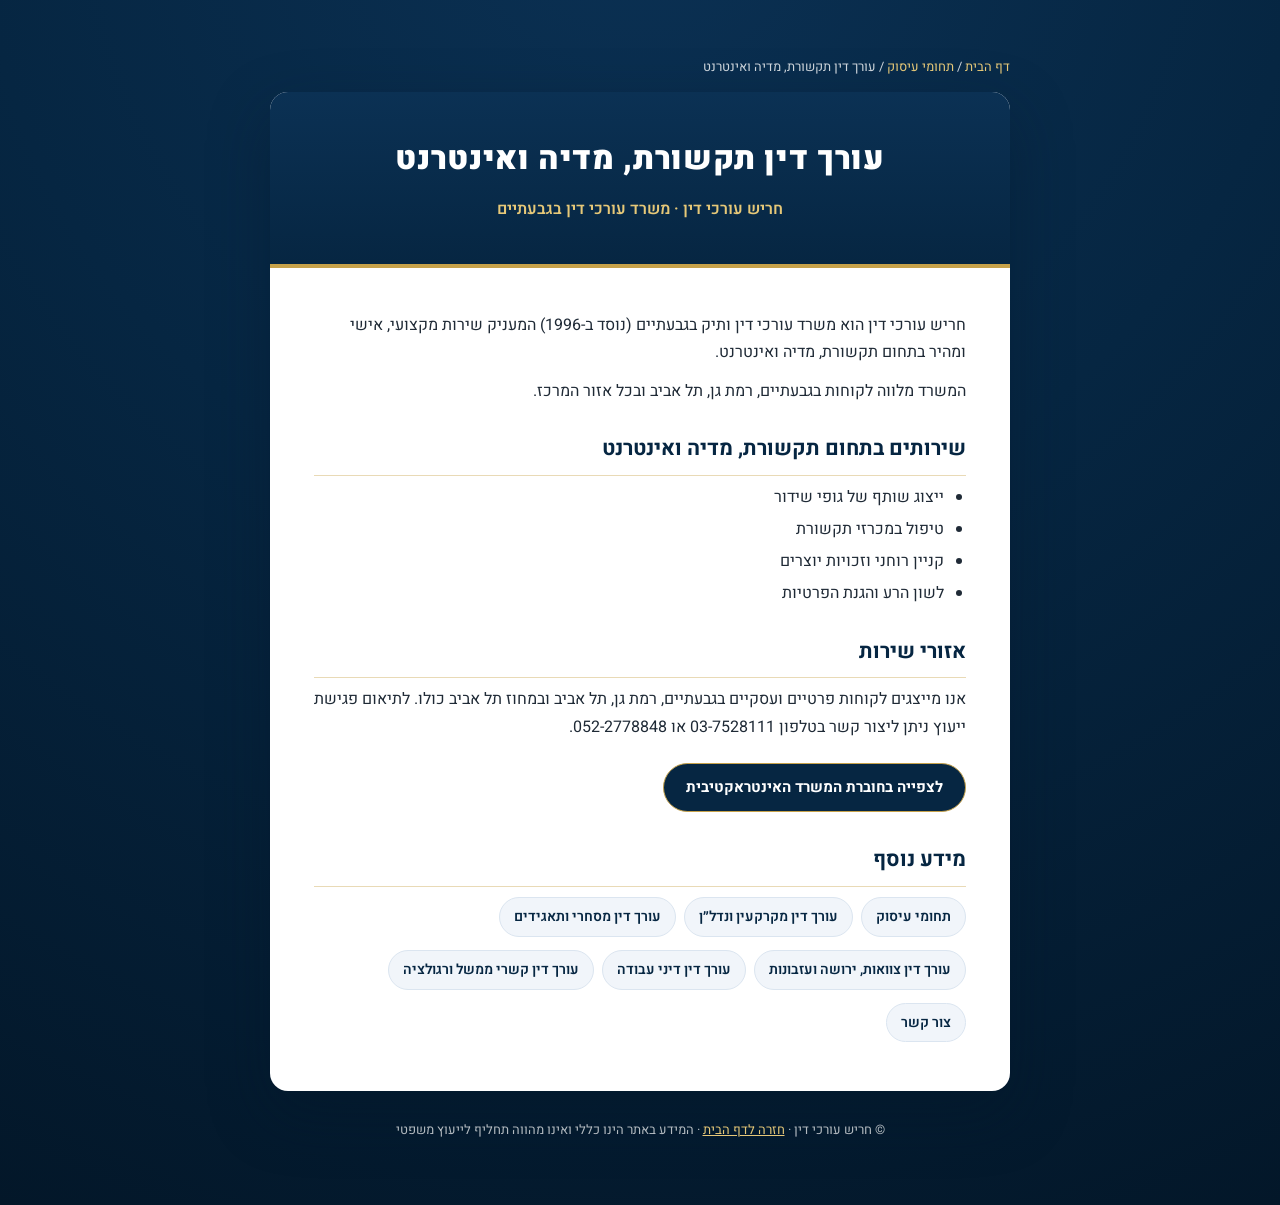
<file: services/media/index.html>
<!doctype html>
<html lang="he" dir="rtl">
  <head>
    <meta charset="UTF-8" />
    <meta name="viewport" content="width=device-width, initial-scale=1.0" />
    <title>עורך דין תקשורת, מדיה ואינטרנט | חריש עורכי דין</title>
    <meta name="description" content="ייצוג גופי שידור, טיפול במכרזי תקשורת, קניין רוחני וזכויות יוצרים, לשון הרע והגנת הפרטיות. ניסיון רב-שנים ברגולציית תקשורת. ☎ 03-7528111." />
    <meta name="author" content="חריש עורכי דין" />
    <meta name="robots" content="index, follow, max-image-preview:large, max-snippet:-1" />
    <meta name="theme-color" content="#064a96" />
    <link rel="canonical" href="https://www.harish-adv.com/services/media/" />

    <meta property="og:type" content="website" />
    <meta property="og:site_name" content="חריש עורכי דין" />
    <meta property="og:locale" content="he_IL" />
    <meta property="og:title" content="עורך דין תקשורת, מדיה ואינטרנט | חריש עורכי דין" />
    <meta property="og:description" content="ייצוג גופי שידור, טיפול במכרזי תקשורת, קניין רוחני וזכויות יוצרים, לשון הרע והגנת הפרטיות. ניסיון רב-שנים ברגולציית תקשורת. ☎ 03-7528111." />
    <meta property="og:url" content="https://www.harish-adv.com/services/media/" />
    <meta property="og:image" content="https://www.harish-adv.com/assets/og-image.png" />
    <meta name="twitter:card" content="summary_large_image" />
    <meta name="twitter:title" content="עורך דין תקשורת, מדיה ואינטרנט | חריש עורכי דין" />
    <meta name="twitter:description" content="ייצוג גופי שידור, טיפול במכרזי תקשורת, קניין רוחני וזכויות יוצרים, לשון הרע והגנת הפרטיות. ניסיון רב-שנים ברגולציית תקשורת. ☎ 03-7528111." />
    <meta name="twitter:image" content="https://www.harish-adv.com/assets/og-image.png" />

    <link rel="icon" type="image/svg+xml" href="/assets/favicon.svg" />
    <link rel="icon" type="image/png" sizes="32x32" href="/assets/favicon-32.png" />
    <link rel="preconnect" href="https://fonts.googleapis.com" />
    <link rel="preconnect" href="https://fonts.gstatic.com" crossorigin />
    <link
      href="https://fonts.googleapis.com/css2?family=Heebo:wght@400;500;700;800;900&display=swap"
      rel="stylesheet"
    />
    <script type="application/ld+json">{"@context":"https://schema.org","@type":"Service","serviceType":"דיני תקשורת, מדיה ואינטרנט","name":"עורך דין תקשורת, מדיה ואינטרנט","description":"ייצוג גופי שידור, טיפול במכרזי תקשורת, קניין רוחני וזכויות יוצרים, לשון הרע והגנת הפרטיות. ניסיון רב-שנים ברגולציית תקשורת. ☎ 03-7528111.","url":"https://www.harish-adv.com/services/media/","inLanguage":"he-IL","provider":{"@id":"https://www.harish-adv.com/#organization"},"areaServed":[{"@type":"City","name":"גבעתיים"},{"@type":"City","name":"רמת גן"},{"@type":"City","name":"תל אביב"}],"hasOfferCatalog":{"@type":"OfferCatalog","name":"תקשורת, מדיה ואינטרנט","itemListElement":[{"@type":"Offer","itemOffered":{"@type":"Service","name":"ייצוג שותף של גופי שידור"}},{"@type":"Offer","itemOffered":{"@type":"Service","name":"טיפול במכרזי תקשורת"}},{"@type":"Offer","itemOffered":{"@type":"Service","name":"קניין רוחני וזכויות יוצרים"}},{"@type":"Offer","itemOffered":{"@type":"Service","name":"לשון הרע והגנת הפרטיות"}}]}}</script>
    <script type="application/ld+json">{"@context":"https://schema.org","@type":"BreadcrumbList","itemListElement":[{"@type":"ListItem","position":1,"name":"דף הבית","item":"https://www.harish-adv.com/"},{"@type":"ListItem","position":2,"name":"תחומי עיסוק","item":"https://www.harish-adv.com/services/"},{"@type":"ListItem","position":3,"name":"עורך דין תקשורת, מדיה ואינטרנט","item":"https://www.harish-adv.com/services/media/"}]}</script>
    <style>
  :root{--navy:#062642;--navy-dark:#031729;--gold:#c7a24a;--ink:#1f2a36}
  *{box-sizing:border-box}
  body{margin:0;font-family:'Heebo',system-ui,-apple-system,'Segoe UI',sans-serif;color:var(--ink);background:radial-gradient(circle at 50% -10%,#0b3154 0%,var(--navy) 45%,var(--navy-dark) 100%);min-height:100vh;line-height:1.7}
  .wrap{max-width:820px;margin:0 auto;padding:clamp(20px,5vw,56px) clamp(16px,5vw,40px) 64px}
  .crumbs{color:rgba(255,255,255,.8);font-size:13px;margin-bottom:14px}
  .crumbs a{color:#e6c878;text-decoration:none}
  .crumbs a:hover{text-decoration:underline}
  .card{background:#fff;border-radius:18px;box-shadow:0 22px 60px rgba(3,23,41,.35);overflow:hidden}
  .card-head{background:linear-gradient(180deg,#0b3154,var(--navy));color:#fff;padding:clamp(24px,5vw,40px);text-align:center;border-bottom:4px solid var(--gold)}
  .card-head h1{margin:0;font-size:clamp(22px,4.6vw,32px);font-weight:900;letter-spacing:.02em}
  .card-head p{margin:10px 0 0;color:#e6c878;font-weight:600;font-size:clamp(13px,2.4vw,16px)}
  .card-body{padding:clamp(22px,5vw,44px)}
  .lede p{font-size:clamp(15px,2.8vw,18px);margin:0 0 12px}
  .card-body h2{color:var(--navy);font-size:clamp(16px,3.2vw,21px);margin:26px 0 8px;padding-bottom:8px;border-bottom:1px solid rgba(199,162,74,.4)}
  .card-body p{margin:0 0 12px;font-size:clamp(14px,2.6vw,16px)}
  .card-body ul{margin:0 0 14px;padding-inline-start:22px;font-size:clamp(14px,2.6vw,16px)}
  .card-body li{margin-bottom:5px}
  .cta{display:inline-flex;align-items:center;gap:8px;margin-top:10px;padding:11px 22px;border-radius:999px;background:var(--navy);color:#fff;font-weight:700;text-decoration:none;font-size:15px;border:1px solid var(--gold)}
  .cta:hover{background:#0b3154}
  .related{margin-top:30px}
  .related h2{margin-bottom:10px}
  .related ul{list-style:none;padding:0;margin:0;display:flex;flex-wrap:wrap;gap:8px}
  .related a{display:inline-block;padding:7px 14px;border-radius:999px;background:#f1f5fa;color:var(--navy);text-decoration:none;font-weight:600;font-size:14px;border:1px solid #dbe5f0}
  .related a:hover{background:#e3edf7}
  footer{margin-top:28px;text-align:center;color:rgba(255,255,255,.7);font-size:clamp(11px,2.2vw,13px)}
  footer a{color:#e6c878}
</style>
  </head>
  <body>
    <div class="wrap">
      <nav class="crumbs" aria-label="ניווט מסלול">
        <a href="https://www.harish-adv.com/">דף הבית</a> / <a href="https://www.harish-adv.com/services/">תחומי עיסוק</a> / <span aria-current="page">עורך דין תקשורת, מדיה ואינטרנט</span>
      </nav>
      <article class="card">
        <header class="card-head">
          <h1>עורך דין תקשורת, מדיה ואינטרנט</h1>
          <p>חריש עורכי דין · משרד עורכי דין בגבעתיים</p>
        </header>
        <div class="card-body">
          <div class="lede">
            <p>חריש עורכי דין הוא משרד עורכי דין ותיק בגבעתיים (נוסד ב-1996) המעניק שירות מקצועי, אישי ומהיר בתחום תקשורת, מדיה ואינטרנט.</p>
            <p>המשרד מלווה לקוחות בגבעתיים, רמת גן, תל אביב ובכל אזור המרכז.</p>
          </div>
          <h2>שירותים בתחום תקשורת, מדיה ואינטרנט</h2>
          <ul>
          <li>ייצוג שותף של גופי שידור</li>
          <li>טיפול במכרזי תקשורת</li>
          <li>קניין רוחני וזכויות יוצרים</li>
          <li>לשון הרע והגנת הפרטיות</li>
          </ul>
          <h2>אזורי שירות</h2>
          <p>אנו מייצגים לקוחות פרטיים ועסקיים בגבעתיים, רמת גן, תל אביב ובמחוז תל אביב כולו. לתיאום פגישת ייעוץ ניתן ליצור קשר בטלפון 03-7528111 או 052-2778848.</p>
          <p><a class="cta" href="https://www.harish-adv.com/?page=4">לצפייה בחוברת המשרד האינטראקטיבית</a></p>
          <nav class="related" aria-label="קישורים נוספים">
            <h2>מידע נוסף</h2>
            <ul>
            <li><a href="https://www.harish-adv.com/services/">תחומי עיסוק</a></li>
            <li><a href="https://www.harish-adv.com/services/real-estate/">עורך דין מקרקעין ונדל״ן</a></li>
            <li><a href="https://www.harish-adv.com/services/commercial/">עורך דין מסחרי ותאגידים</a></li>
            <li><a href="https://www.harish-adv.com/services/inheritance/">עורך דין צוואות, ירושה ועזבונות</a></li>
            <li><a href="https://www.harish-adv.com/services/labor-law/">עורך דין דיני עבודה</a></li>
            <li><a href="https://www.harish-adv.com/services/regulation/">עורך דין קשרי ממשל ורגולציה</a></li>
            <li><a href="https://www.harish-adv.com/contact/">צור קשר</a></li>
            </ul>
          </nav>
        </div>
      </article>
      <footer>
        © חריש עורכי דין · <a href="https://www.harish-adv.com/">חזרה לדף הבית</a> · המידע באתר הינו כללי ואינו מהווה תחליף לייעוץ משפטי
      </footer>
    </div>
  </body>
</html>
</file>
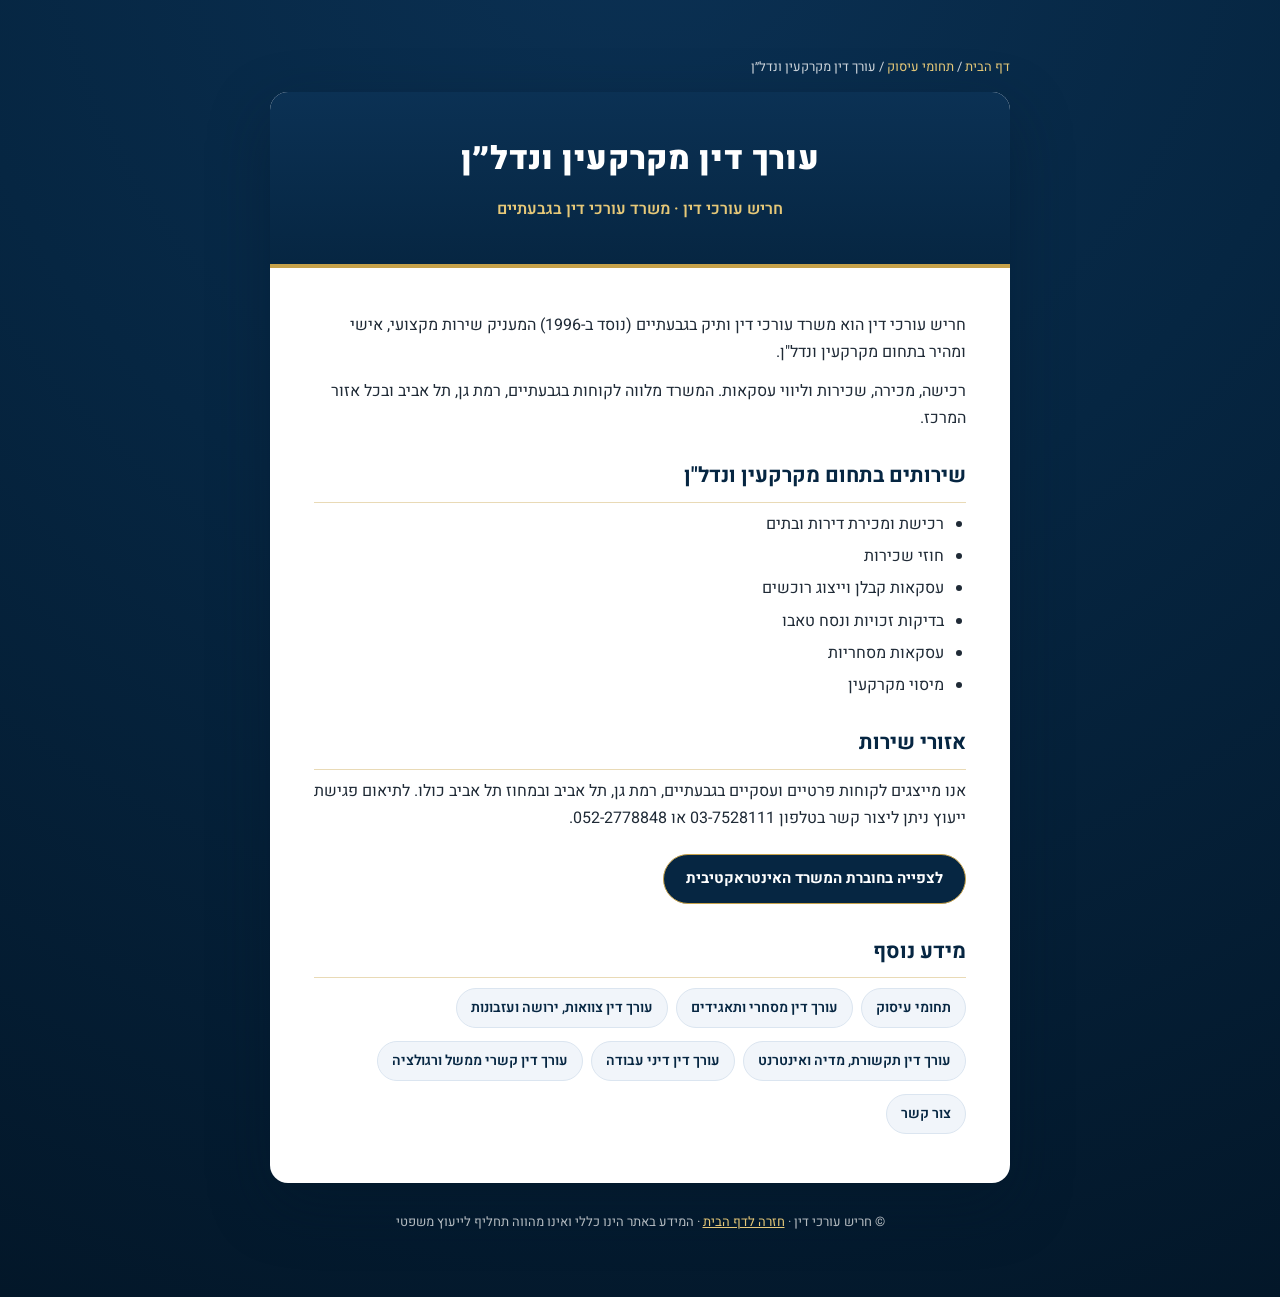
<file: services/real-estate/index.html>
<!doctype html>
<html lang="he" dir="rtl">
  <head>
    <meta charset="UTF-8" />
    <meta name="viewport" content="width=device-width, initial-scale=1.0" />
    <title>עורך דין מקרקעין ונדל״ן בגבעתיים | חריש עורכי דין</title>
    <meta name="description" content="ליווי משפטי בעסקאות מקרקעין ונדל״ן בגבעתיים, רמת גן ותל אביב: רכישה ומכירת דירות, חוזי שכירות, עסקאות קבלן, בדיקת זכויות ומיסוי מקרקעין. ☎ 03-7528111." />
    <meta name="author" content="חריש עורכי דין" />
    <meta name="robots" content="index, follow, max-image-preview:large, max-snippet:-1" />
    <meta name="theme-color" content="#064a96" />
    <link rel="canonical" href="https://www.harish-adv.com/services/real-estate/" />

    <meta property="og:type" content="website" />
    <meta property="og:site_name" content="חריש עורכי דין" />
    <meta property="og:locale" content="he_IL" />
    <meta property="og:title" content="עורך דין מקרקעין ונדל״ן בגבעתיים | חריש עורכי דין" />
    <meta property="og:description" content="ליווי משפטי בעסקאות מקרקעין ונדל״ן בגבעתיים, רמת גן ותל אביב: רכישה ומכירת דירות, חוזי שכירות, עסקאות קבלן, בדיקת זכויות ומיסוי מקרקעין. ☎ 03-7528111." />
    <meta property="og:url" content="https://www.harish-adv.com/services/real-estate/" />
    <meta property="og:image" content="https://www.harish-adv.com/assets/og-image.png" />
    <meta name="twitter:card" content="summary_large_image" />
    <meta name="twitter:title" content="עורך דין מקרקעין ונדל״ן בגבעתיים | חריש עורכי דין" />
    <meta name="twitter:description" content="ליווי משפטי בעסקאות מקרקעין ונדל״ן בגבעתיים, רמת גן ותל אביב: רכישה ומכירת דירות, חוזי שכירות, עסקאות קבלן, בדיקת זכויות ומיסוי מקרקעין. ☎ 03-7528111." />
    <meta name="twitter:image" content="https://www.harish-adv.com/assets/og-image.png" />

    <link rel="icon" type="image/svg+xml" href="/assets/favicon.svg" />
    <link rel="icon" type="image/png" sizes="32x32" href="/assets/favicon-32.png" />
    <link rel="preconnect" href="https://fonts.googleapis.com" />
    <link rel="preconnect" href="https://fonts.gstatic.com" crossorigin />
    <link
      href="https://fonts.googleapis.com/css2?family=Heebo:wght@400;500;700;800;900&display=swap"
      rel="stylesheet"
    />
    <script type="application/ld+json">{"@context":"https://schema.org","@type":"Service","serviceType":"דיני מקרקעין ונדל״ן","name":"עורך דין מקרקעין ונדל״ן","description":"ליווי משפטי בעסקאות מקרקעין ונדל״ן בגבעתיים, רמת גן ותל אביב: רכישה ומכירת דירות, חוזי שכירות, עסקאות קבלן, בדיקת זכויות ומיסוי מקרקעין. ☎ 03-7528111.","url":"https://www.harish-adv.com/services/real-estate/","inLanguage":"he-IL","provider":{"@id":"https://www.harish-adv.com/#organization"},"areaServed":[{"@type":"City","name":"גבעתיים"},{"@type":"City","name":"רמת גן"},{"@type":"City","name":"תל אביב"}],"hasOfferCatalog":{"@type":"OfferCatalog","name":"מקרקעין ונדל\"ן","itemListElement":[{"@type":"Offer","itemOffered":{"@type":"Service","name":"רכישת ומכירת דירות ובתים"}},{"@type":"Offer","itemOffered":{"@type":"Service","name":"חוזי שכירות"}},{"@type":"Offer","itemOffered":{"@type":"Service","name":"עסקאות קבלן וייצוג רוכשים"}},{"@type":"Offer","itemOffered":{"@type":"Service","name":"בדיקות זכויות ונסח טאבו"}},{"@type":"Offer","itemOffered":{"@type":"Service","name":"עסקאות מסחריות"}},{"@type":"Offer","itemOffered":{"@type":"Service","name":"מיסוי מקרקעין"}}]}}</script>
    <script type="application/ld+json">{"@context":"https://schema.org","@type":"BreadcrumbList","itemListElement":[{"@type":"ListItem","position":1,"name":"דף הבית","item":"https://www.harish-adv.com/"},{"@type":"ListItem","position":2,"name":"תחומי עיסוק","item":"https://www.harish-adv.com/services/"},{"@type":"ListItem","position":3,"name":"עורך דין מקרקעין ונדל״ן","item":"https://www.harish-adv.com/services/real-estate/"}]}</script>
    <style>
  :root{--navy:#062642;--navy-dark:#031729;--gold:#c7a24a;--ink:#1f2a36}
  *{box-sizing:border-box}
  body{margin:0;font-family:'Heebo',system-ui,-apple-system,'Segoe UI',sans-serif;color:var(--ink);background:radial-gradient(circle at 50% -10%,#0b3154 0%,var(--navy) 45%,var(--navy-dark) 100%);min-height:100vh;line-height:1.7}
  .wrap{max-width:820px;margin:0 auto;padding:clamp(20px,5vw,56px) clamp(16px,5vw,40px) 64px}
  .crumbs{color:rgba(255,255,255,.8);font-size:13px;margin-bottom:14px}
  .crumbs a{color:#e6c878;text-decoration:none}
  .crumbs a:hover{text-decoration:underline}
  .card{background:#fff;border-radius:18px;box-shadow:0 22px 60px rgba(3,23,41,.35);overflow:hidden}
  .card-head{background:linear-gradient(180deg,#0b3154,var(--navy));color:#fff;padding:clamp(24px,5vw,40px);text-align:center;border-bottom:4px solid var(--gold)}
  .card-head h1{margin:0;font-size:clamp(22px,4.6vw,32px);font-weight:900;letter-spacing:.02em}
  .card-head p{margin:10px 0 0;color:#e6c878;font-weight:600;font-size:clamp(13px,2.4vw,16px)}
  .card-body{padding:clamp(22px,5vw,44px)}
  .lede p{font-size:clamp(15px,2.8vw,18px);margin:0 0 12px}
  .card-body h2{color:var(--navy);font-size:clamp(16px,3.2vw,21px);margin:26px 0 8px;padding-bottom:8px;border-bottom:1px solid rgba(199,162,74,.4)}
  .card-body p{margin:0 0 12px;font-size:clamp(14px,2.6vw,16px)}
  .card-body ul{margin:0 0 14px;padding-inline-start:22px;font-size:clamp(14px,2.6vw,16px)}
  .card-body li{margin-bottom:5px}
  .cta{display:inline-flex;align-items:center;gap:8px;margin-top:10px;padding:11px 22px;border-radius:999px;background:var(--navy);color:#fff;font-weight:700;text-decoration:none;font-size:15px;border:1px solid var(--gold)}
  .cta:hover{background:#0b3154}
  .related{margin-top:30px}
  .related h2{margin-bottom:10px}
  .related ul{list-style:none;padding:0;margin:0;display:flex;flex-wrap:wrap;gap:8px}
  .related a{display:inline-block;padding:7px 14px;border-radius:999px;background:#f1f5fa;color:var(--navy);text-decoration:none;font-weight:600;font-size:14px;border:1px solid #dbe5f0}
  .related a:hover{background:#e3edf7}
  footer{margin-top:28px;text-align:center;color:rgba(255,255,255,.7);font-size:clamp(11px,2.2vw,13px)}
  footer a{color:#e6c878}
</style>
  </head>
  <body>
    <div class="wrap">
      <nav class="crumbs" aria-label="ניווט מסלול">
        <a href="https://www.harish-adv.com/">דף הבית</a> / <a href="https://www.harish-adv.com/services/">תחומי עיסוק</a> / <span aria-current="page">עורך דין מקרקעין ונדל״ן</span>
      </nav>
      <article class="card">
        <header class="card-head">
          <h1>עורך דין מקרקעין ונדל״ן</h1>
          <p>חריש עורכי דין · משרד עורכי דין בגבעתיים</p>
        </header>
        <div class="card-body">
          <div class="lede">
            <p>חריש עורכי דין הוא משרד עורכי דין ותיק בגבעתיים (נוסד ב-1996) המעניק שירות מקצועי, אישי ומהיר בתחום מקרקעין ונדל&quot;ן.</p>
            <p>רכישה, מכירה, שכירות וליווי עסקאות. המשרד מלווה לקוחות בגבעתיים, רמת גן, תל אביב ובכל אזור המרכז.</p>
          </div>
          <h2>שירותים בתחום מקרקעין ונדל&quot;ן</h2>
          <ul>
          <li>רכישת ומכירת דירות ובתים</li>
          <li>חוזי שכירות</li>
          <li>עסקאות קבלן וייצוג רוכשים</li>
          <li>בדיקות זכויות ונסח טאבו</li>
          <li>עסקאות מסחריות</li>
          <li>מיסוי מקרקעין</li>
          </ul>
          <h2>אזורי שירות</h2>
          <p>אנו מייצגים לקוחות פרטיים ועסקיים בגבעתיים, רמת גן, תל אביב ובמחוז תל אביב כולו. לתיאום פגישת ייעוץ ניתן ליצור קשר בטלפון 03-7528111 או 052-2778848.</p>
          <p><a class="cta" href="https://www.harish-adv.com/?page=4">לצפייה בחוברת המשרד האינטראקטיבית</a></p>
          <nav class="related" aria-label="קישורים נוספים">
            <h2>מידע נוסף</h2>
            <ul>
            <li><a href="https://www.harish-adv.com/services/">תחומי עיסוק</a></li>
            <li><a href="https://www.harish-adv.com/services/commercial/">עורך דין מסחרי ותאגידים</a></li>
            <li><a href="https://www.harish-adv.com/services/inheritance/">עורך דין צוואות, ירושה ועזבונות</a></li>
            <li><a href="https://www.harish-adv.com/services/media/">עורך דין תקשורת, מדיה ואינטרנט</a></li>
            <li><a href="https://www.harish-adv.com/services/labor-law/">עורך דין דיני עבודה</a></li>
            <li><a href="https://www.harish-adv.com/services/regulation/">עורך דין קשרי ממשל ורגולציה</a></li>
            <li><a href="https://www.harish-adv.com/contact/">צור קשר</a></li>
            </ul>
          </nav>
        </div>
      </article>
      <footer>
        © חריש עורכי דין · <a href="https://www.harish-adv.com/">חזרה לדף הבית</a> · המידע באתר הינו כללי ואינו מהווה תחליף לייעוץ משפטי
      </footer>
    </div>
  </body>
</html>
</file>
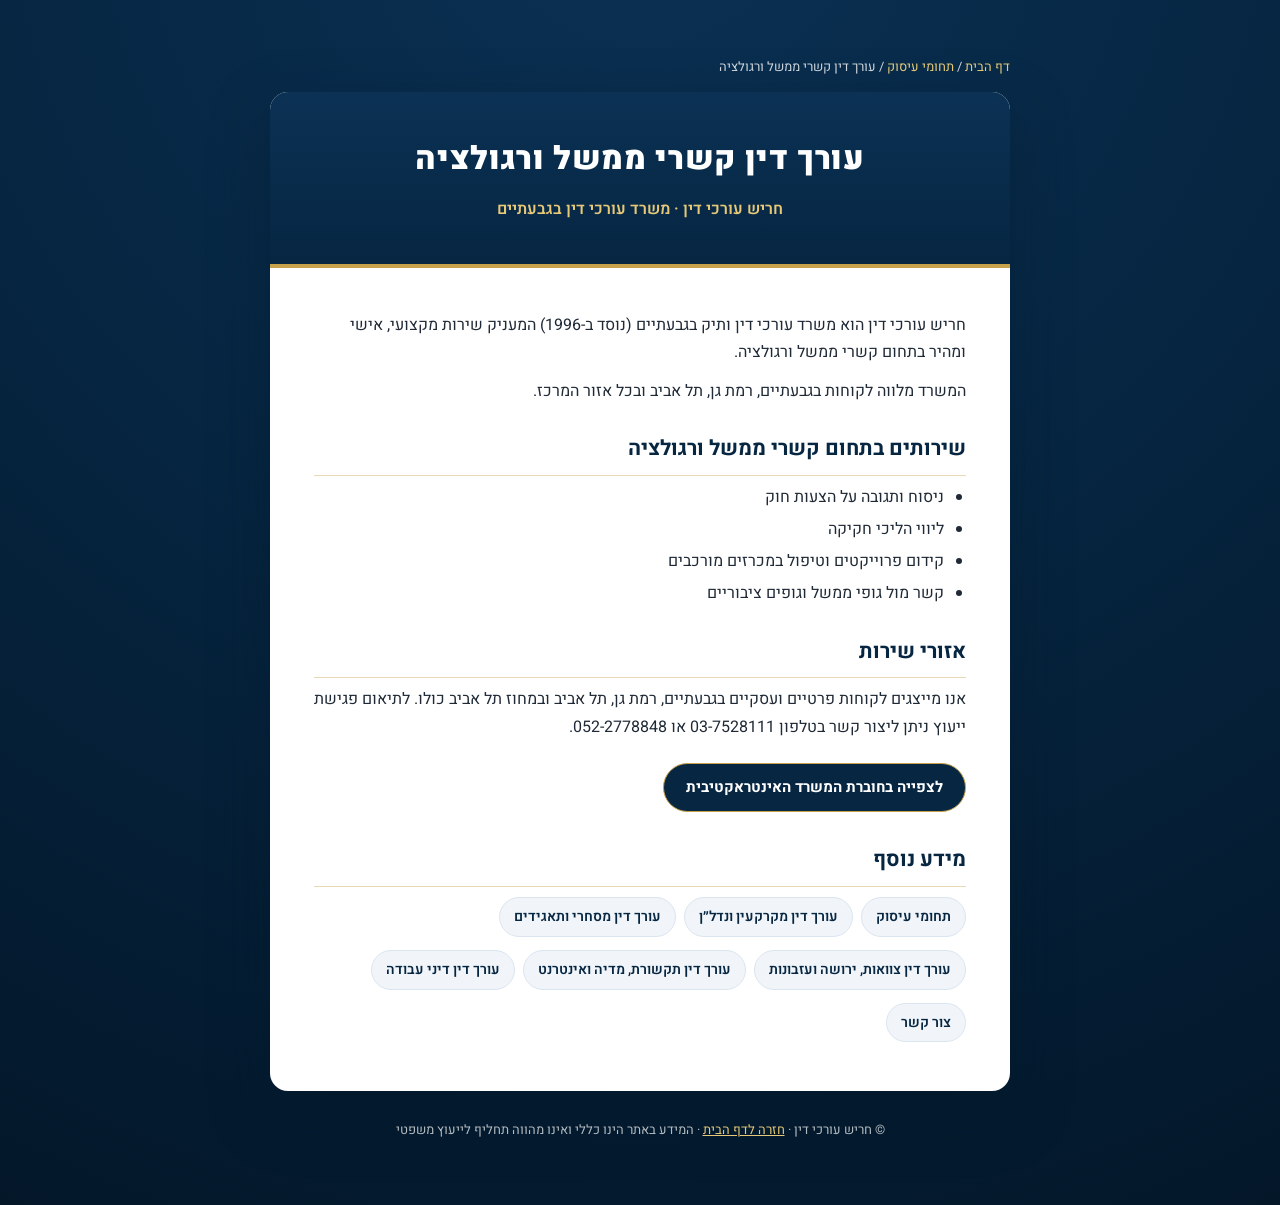
<file: services/regulation/index.html>
<!doctype html>
<html lang="he" dir="rtl">
  <head>
    <meta charset="UTF-8" />
    <meta name="viewport" content="width=device-width, initial-scale=1.0" />
    <title>עורך דין קשרי ממשל ורגולציה | חריש עורכי דין</title>
    <meta name="description" content="ליווי הליכי חקיקה, ניסוח ותגובה על הצעות חוק, קידום פרויקטים, טיפול במכרזים מורכבים וקשר מול גופי ממשל וגופים ציבוריים. ☎ 03-7528111." />
    <meta name="author" content="חריש עורכי דין" />
    <meta name="robots" content="index, follow, max-image-preview:large, max-snippet:-1" />
    <meta name="theme-color" content="#064a96" />
    <link rel="canonical" href="https://www.harish-adv.com/services/regulation/" />

    <meta property="og:type" content="website" />
    <meta property="og:site_name" content="חריש עורכי דין" />
    <meta property="og:locale" content="he_IL" />
    <meta property="og:title" content="עורך דין קשרי ממשל ורגולציה | חריש עורכי דין" />
    <meta property="og:description" content="ליווי הליכי חקיקה, ניסוח ותגובה על הצעות חוק, קידום פרויקטים, טיפול במכרזים מורכבים וקשר מול גופי ממשל וגופים ציבוריים. ☎ 03-7528111." />
    <meta property="og:url" content="https://www.harish-adv.com/services/regulation/" />
    <meta property="og:image" content="https://www.harish-adv.com/assets/og-image.png" />
    <meta name="twitter:card" content="summary_large_image" />
    <meta name="twitter:title" content="עורך דין קשרי ממשל ורגולציה | חריש עורכי דין" />
    <meta name="twitter:description" content="ליווי הליכי חקיקה, ניסוח ותגובה על הצעות חוק, קידום פרויקטים, טיפול במכרזים מורכבים וקשר מול גופי ממשל וגופים ציבוריים. ☎ 03-7528111." />
    <meta name="twitter:image" content="https://www.harish-adv.com/assets/og-image.png" />

    <link rel="icon" type="image/svg+xml" href="/assets/favicon.svg" />
    <link rel="icon" type="image/png" sizes="32x32" href="/assets/favicon-32.png" />
    <link rel="preconnect" href="https://fonts.googleapis.com" />
    <link rel="preconnect" href="https://fonts.gstatic.com" crossorigin />
    <link
      href="https://fonts.googleapis.com/css2?family=Heebo:wght@400;500;700;800;900&display=swap"
      rel="stylesheet"
    />
    <script type="application/ld+json">{"@context":"https://schema.org","@type":"Service","serviceType":"קשרי ממשל ורגולציה","name":"עורך דין קשרי ממשל ורגולציה","description":"ליווי הליכי חקיקה, ניסוח ותגובה על הצעות חוק, קידום פרויקטים, טיפול במכרזים מורכבים וקשר מול גופי ממשל וגופים ציבוריים. ☎ 03-7528111.","url":"https://www.harish-adv.com/services/regulation/","inLanguage":"he-IL","provider":{"@id":"https://www.harish-adv.com/#organization"},"areaServed":[{"@type":"City","name":"גבעתיים"},{"@type":"City","name":"רמת גן"},{"@type":"City","name":"תל אביב"}],"hasOfferCatalog":{"@type":"OfferCatalog","name":"קשרי ממשל ורגולציה","itemListElement":[{"@type":"Offer","itemOffered":{"@type":"Service","name":"ניסוח ותגובה על הצעות חוק"}},{"@type":"Offer","itemOffered":{"@type":"Service","name":"ליווי הליכי חקיקה"}},{"@type":"Offer","itemOffered":{"@type":"Service","name":"קידום פרוייקטים וטיפול במכרזים מורכבים"}},{"@type":"Offer","itemOffered":{"@type":"Service","name":"קשר מול גופי ממשל וגופים ציבוריים"}}]}}</script>
    <script type="application/ld+json">{"@context":"https://schema.org","@type":"BreadcrumbList","itemListElement":[{"@type":"ListItem","position":1,"name":"דף הבית","item":"https://www.harish-adv.com/"},{"@type":"ListItem","position":2,"name":"תחומי עיסוק","item":"https://www.harish-adv.com/services/"},{"@type":"ListItem","position":3,"name":"עורך דין קשרי ממשל ורגולציה","item":"https://www.harish-adv.com/services/regulation/"}]}</script>
    <style>
  :root{--navy:#062642;--navy-dark:#031729;--gold:#c7a24a;--ink:#1f2a36}
  *{box-sizing:border-box}
  body{margin:0;font-family:'Heebo',system-ui,-apple-system,'Segoe UI',sans-serif;color:var(--ink);background:radial-gradient(circle at 50% -10%,#0b3154 0%,var(--navy) 45%,var(--navy-dark) 100%);min-height:100vh;line-height:1.7}
  .wrap{max-width:820px;margin:0 auto;padding:clamp(20px,5vw,56px) clamp(16px,5vw,40px) 64px}
  .crumbs{color:rgba(255,255,255,.8);font-size:13px;margin-bottom:14px}
  .crumbs a{color:#e6c878;text-decoration:none}
  .crumbs a:hover{text-decoration:underline}
  .card{background:#fff;border-radius:18px;box-shadow:0 22px 60px rgba(3,23,41,.35);overflow:hidden}
  .card-head{background:linear-gradient(180deg,#0b3154,var(--navy));color:#fff;padding:clamp(24px,5vw,40px);text-align:center;border-bottom:4px solid var(--gold)}
  .card-head h1{margin:0;font-size:clamp(22px,4.6vw,32px);font-weight:900;letter-spacing:.02em}
  .card-head p{margin:10px 0 0;color:#e6c878;font-weight:600;font-size:clamp(13px,2.4vw,16px)}
  .card-body{padding:clamp(22px,5vw,44px)}
  .lede p{font-size:clamp(15px,2.8vw,18px);margin:0 0 12px}
  .card-body h2{color:var(--navy);font-size:clamp(16px,3.2vw,21px);margin:26px 0 8px;padding-bottom:8px;border-bottom:1px solid rgba(199,162,74,.4)}
  .card-body p{margin:0 0 12px;font-size:clamp(14px,2.6vw,16px)}
  .card-body ul{margin:0 0 14px;padding-inline-start:22px;font-size:clamp(14px,2.6vw,16px)}
  .card-body li{margin-bottom:5px}
  .cta{display:inline-flex;align-items:center;gap:8px;margin-top:10px;padding:11px 22px;border-radius:999px;background:var(--navy);color:#fff;font-weight:700;text-decoration:none;font-size:15px;border:1px solid var(--gold)}
  .cta:hover{background:#0b3154}
  .related{margin-top:30px}
  .related h2{margin-bottom:10px}
  .related ul{list-style:none;padding:0;margin:0;display:flex;flex-wrap:wrap;gap:8px}
  .related a{display:inline-block;padding:7px 14px;border-radius:999px;background:#f1f5fa;color:var(--navy);text-decoration:none;font-weight:600;font-size:14px;border:1px solid #dbe5f0}
  .related a:hover{background:#e3edf7}
  footer{margin-top:28px;text-align:center;color:rgba(255,255,255,.7);font-size:clamp(11px,2.2vw,13px)}
  footer a{color:#e6c878}
</style>
  </head>
  <body>
    <div class="wrap">
      <nav class="crumbs" aria-label="ניווט מסלול">
        <a href="https://www.harish-adv.com/">דף הבית</a> / <a href="https://www.harish-adv.com/services/">תחומי עיסוק</a> / <span aria-current="page">עורך דין קשרי ממשל ורגולציה</span>
      </nav>
      <article class="card">
        <header class="card-head">
          <h1>עורך דין קשרי ממשל ורגולציה</h1>
          <p>חריש עורכי דין · משרד עורכי דין בגבעתיים</p>
        </header>
        <div class="card-body">
          <div class="lede">
            <p>חריש עורכי דין הוא משרד עורכי דין ותיק בגבעתיים (נוסד ב-1996) המעניק שירות מקצועי, אישי ומהיר בתחום קשרי ממשל ורגולציה.</p>
            <p>המשרד מלווה לקוחות בגבעתיים, רמת גן, תל אביב ובכל אזור המרכז.</p>
          </div>
          <h2>שירותים בתחום קשרי ממשל ורגולציה</h2>
          <ul>
          <li>ניסוח ותגובה על הצעות חוק</li>
          <li>ליווי הליכי חקיקה</li>
          <li>קידום פרוייקטים וטיפול במכרזים מורכבים</li>
          <li>קשר מול גופי ממשל וגופים ציבוריים</li>
          </ul>
          <h2>אזורי שירות</h2>
          <p>אנו מייצגים לקוחות פרטיים ועסקיים בגבעתיים, רמת גן, תל אביב ובמחוז תל אביב כולו. לתיאום פגישת ייעוץ ניתן ליצור קשר בטלפון 03-7528111 או 052-2778848.</p>
          <p><a class="cta" href="https://www.harish-adv.com/?page=4">לצפייה בחוברת המשרד האינטראקטיבית</a></p>
          <nav class="related" aria-label="קישורים נוספים">
            <h2>מידע נוסף</h2>
            <ul>
            <li><a href="https://www.harish-adv.com/services/">תחומי עיסוק</a></li>
            <li><a href="https://www.harish-adv.com/services/real-estate/">עורך דין מקרקעין ונדל״ן</a></li>
            <li><a href="https://www.harish-adv.com/services/commercial/">עורך דין מסחרי ותאגידים</a></li>
            <li><a href="https://www.harish-adv.com/services/inheritance/">עורך דין צוואות, ירושה ועזבונות</a></li>
            <li><a href="https://www.harish-adv.com/services/media/">עורך דין תקשורת, מדיה ואינטרנט</a></li>
            <li><a href="https://www.harish-adv.com/services/labor-law/">עורך דין דיני עבודה</a></li>
            <li><a href="https://www.harish-adv.com/contact/">צור קשר</a></li>
            </ul>
          </nav>
        </div>
      </article>
      <footer>
        © חריש עורכי דין · <a href="https://www.harish-adv.com/">חזרה לדף הבית</a> · המידע באתר הינו כללי ואינו מהווה תחליף לייעוץ משפטי
      </footer>
    </div>
  </body>
</html>
</file>
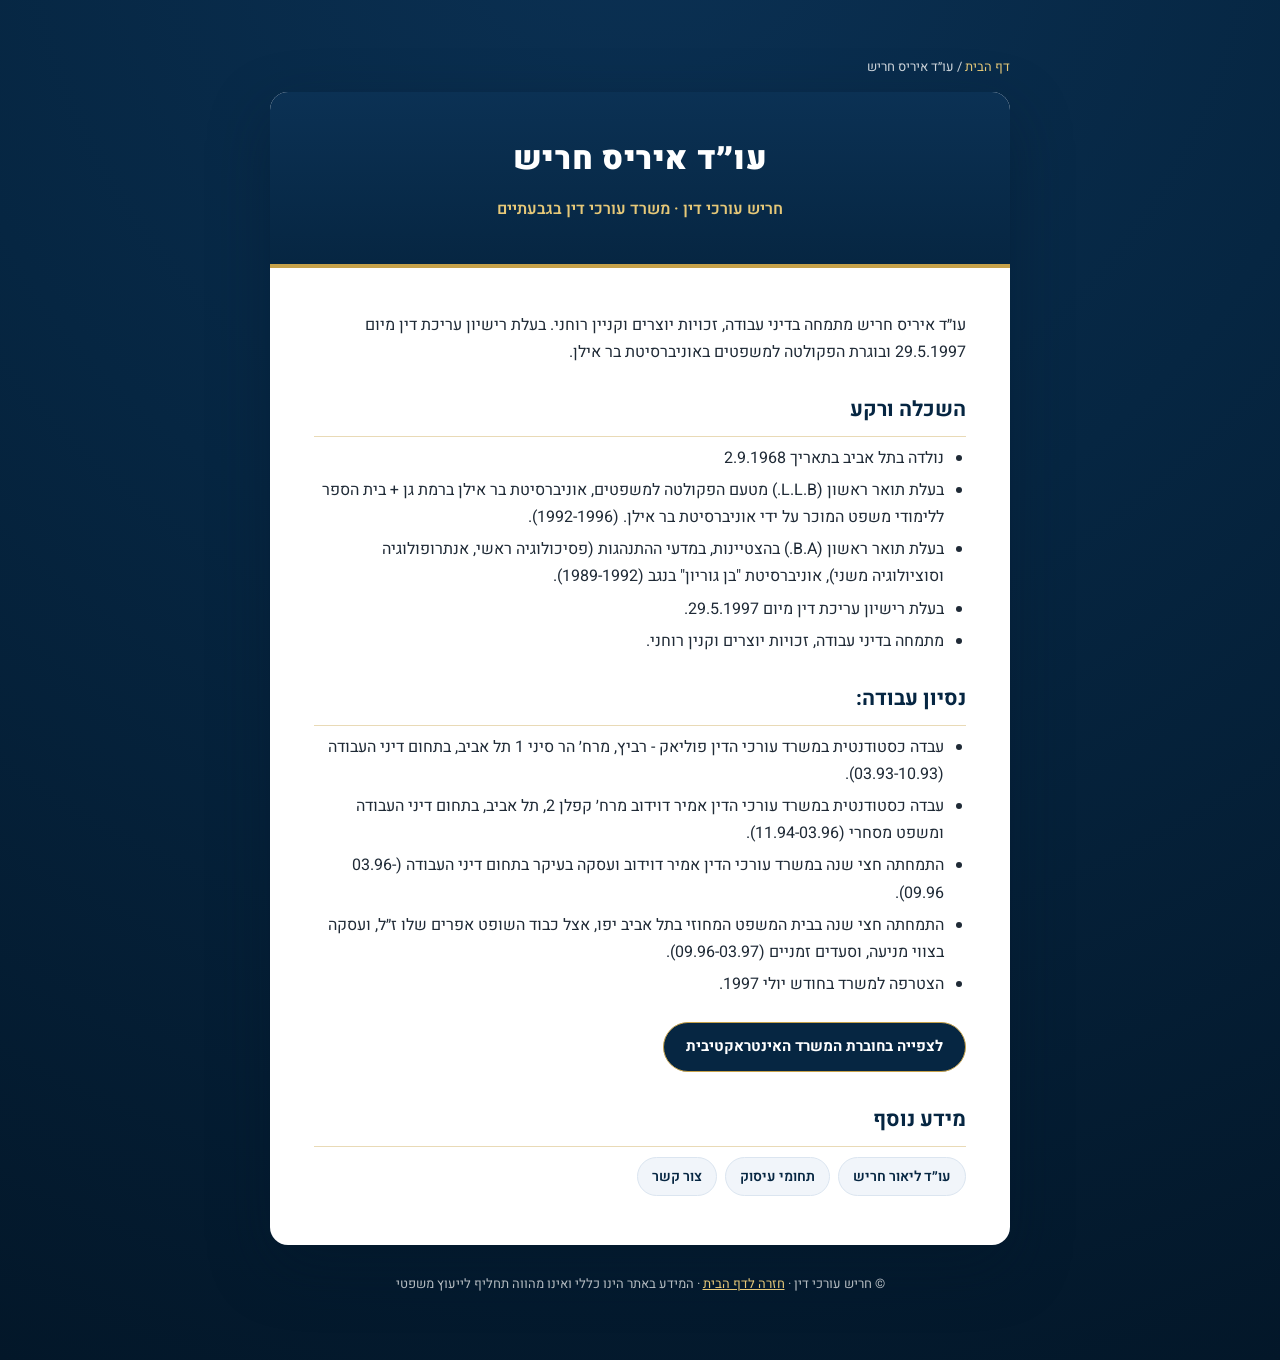
<file: team/iris-harish/index.html>
<!doctype html>
<html lang="he" dir="rtl">
  <head>
    <meta charset="UTF-8" />
    <meta name="viewport" content="width=device-width, initial-scale=1.0" />
    <title>עו״ד איריס חריש | חריש עורכי דין</title>
    <meta name="description" content="עו״ד איריס חריש, בעלת רישיון עריכת דין משנת 1997, בוגרת אוניברסיטת בר אילן. מתמחה בדיני עבודה, זכויות יוצרים וקניין רוחני במשרד חריש עורכי דין בגבעתיים." />
    <meta name="author" content="חריש עורכי דין" />
    <meta name="robots" content="index, follow, max-image-preview:large, max-snippet:-1" />
    <meta name="theme-color" content="#064a96" />
    <link rel="canonical" href="https://www.harish-adv.com/team/iris-harish/" />

    <meta property="og:type" content="website" />
    <meta property="og:site_name" content="חריש עורכי דין" />
    <meta property="og:locale" content="he_IL" />
    <meta property="og:title" content="עו״ד איריס חריש | חריש עורכי דין" />
    <meta property="og:description" content="עו״ד איריס חריש, בעלת רישיון עריכת דין משנת 1997, בוגרת אוניברסיטת בר אילן. מתמחה בדיני עבודה, זכויות יוצרים וקניין רוחני במשרד חריש עורכי דין בגבעתיים." />
    <meta property="og:url" content="https://www.harish-adv.com/team/iris-harish/" />
    <meta property="og:image" content="https://www.harish-adv.com/assets/og-image.png" />
    <meta name="twitter:card" content="summary_large_image" />
    <meta name="twitter:title" content="עו״ד איריס חריש | חריש עורכי דין" />
    <meta name="twitter:description" content="עו״ד איריס חריש, בעלת רישיון עריכת דין משנת 1997, בוגרת אוניברסיטת בר אילן. מתמחה בדיני עבודה, זכויות יוצרים וקניין רוחני במשרד חריש עורכי דין בגבעתיים." />
    <meta name="twitter:image" content="https://www.harish-adv.com/assets/og-image.png" />

    <link rel="icon" type="image/svg+xml" href="/assets/favicon.svg" />
    <link rel="icon" type="image/png" sizes="32x32" href="/assets/favicon-32.png" />
    <link rel="preconnect" href="https://fonts.googleapis.com" />
    <link rel="preconnect" href="https://fonts.gstatic.com" crossorigin />
    <link
      href="https://fonts.googleapis.com/css2?family=Heebo:wght@400;500;700;800;900&display=swap"
      rel="stylesheet"
    />
    <script type="application/ld+json">{"@context":"https://schema.org","@type":"Person","name":"עו״ד איריס חריש","jobTitle":"עורכת דין","url":"https://www.harish-adv.com/team/iris-harish/","worksFor":{"@id":"https://www.harish-adv.com/#organization"},"alumniOf":"אוניברסיטת בר אילן","knowsAbout":["דיני עבודה","זכויות יוצרים","קניין רוחני"]}</script>
    <script type="application/ld+json">{"@context":"https://schema.org","@type":"BreadcrumbList","itemListElement":[{"@type":"ListItem","position":1,"name":"דף הבית","item":"https://www.harish-adv.com/"},{"@type":"ListItem","position":2,"name":"עו״ד איריס חריש","item":"https://www.harish-adv.com/team/iris-harish/"}]}</script>
    <style>
  :root{--navy:#062642;--navy-dark:#031729;--gold:#c7a24a;--ink:#1f2a36}
  *{box-sizing:border-box}
  body{margin:0;font-family:'Heebo',system-ui,-apple-system,'Segoe UI',sans-serif;color:var(--ink);background:radial-gradient(circle at 50% -10%,#0b3154 0%,var(--navy) 45%,var(--navy-dark) 100%);min-height:100vh;line-height:1.7}
  .wrap{max-width:820px;margin:0 auto;padding:clamp(20px,5vw,56px) clamp(16px,5vw,40px) 64px}
  .crumbs{color:rgba(255,255,255,.8);font-size:13px;margin-bottom:14px}
  .crumbs a{color:#e6c878;text-decoration:none}
  .crumbs a:hover{text-decoration:underline}
  .card{background:#fff;border-radius:18px;box-shadow:0 22px 60px rgba(3,23,41,.35);overflow:hidden}
  .card-head{background:linear-gradient(180deg,#0b3154,var(--navy));color:#fff;padding:clamp(24px,5vw,40px);text-align:center;border-bottom:4px solid var(--gold)}
  .card-head h1{margin:0;font-size:clamp(22px,4.6vw,32px);font-weight:900;letter-spacing:.02em}
  .card-head p{margin:10px 0 0;color:#e6c878;font-weight:600;font-size:clamp(13px,2.4vw,16px)}
  .card-body{padding:clamp(22px,5vw,44px)}
  .lede p{font-size:clamp(15px,2.8vw,18px);margin:0 0 12px}
  .card-body h2{color:var(--navy);font-size:clamp(16px,3.2vw,21px);margin:26px 0 8px;padding-bottom:8px;border-bottom:1px solid rgba(199,162,74,.4)}
  .card-body p{margin:0 0 12px;font-size:clamp(14px,2.6vw,16px)}
  .card-body ul{margin:0 0 14px;padding-inline-start:22px;font-size:clamp(14px,2.6vw,16px)}
  .card-body li{margin-bottom:5px}
  .cta{display:inline-flex;align-items:center;gap:8px;margin-top:10px;padding:11px 22px;border-radius:999px;background:var(--navy);color:#fff;font-weight:700;text-decoration:none;font-size:15px;border:1px solid var(--gold)}
  .cta:hover{background:#0b3154}
  .related{margin-top:30px}
  .related h2{margin-bottom:10px}
  .related ul{list-style:none;padding:0;margin:0;display:flex;flex-wrap:wrap;gap:8px}
  .related a{display:inline-block;padding:7px 14px;border-radius:999px;background:#f1f5fa;color:var(--navy);text-decoration:none;font-weight:600;font-size:14px;border:1px solid #dbe5f0}
  .related a:hover{background:#e3edf7}
  footer{margin-top:28px;text-align:center;color:rgba(255,255,255,.7);font-size:clamp(11px,2.2vw,13px)}
  footer a{color:#e6c878}
</style>
  </head>
  <body>
    <div class="wrap">
      <nav class="crumbs" aria-label="ניווט מסלול">
        <a href="https://www.harish-adv.com/">דף הבית</a> / <span aria-current="page">עו״ד איריס חריש</span>
      </nav>
      <article class="card">
        <header class="card-head">
          <h1>עו״ד איריס חריש</h1>
          <p>חריש עורכי דין · משרד עורכי דין בגבעתיים</p>
        </header>
        <div class="card-body">
          <div class="lede">
            <p>עו״ד איריס חריש מתמחה בדיני עבודה, זכויות יוצרים וקניין רוחני. בעלת רישיון עריכת דין מיום 29.5.1997 ובוגרת הפקולטה למשפטים באוניברסיטת בר אילן.</p>
          </div>
          <h2>השכלה ורקע</h2>
          <ul>
          <li>נולדה בתל אביב בתאריך 2.9.1968</li>
          <li>בעלת תואר ראשון (L.L.B.) מטעם הפקולטה למשפטים, אוניברסיטת בר אילן ברמת גן + בית הספר ללימודי משפט המוכר על ידי אוניברסיטת בר אילן. (1992-1996).</li>
          <li>בעלת תואר ראשון (B.A.) בהצטיינות, במדעי ההתנהגות (פסיכולוגיה ראשי, אנתרופולוגיה וסוציולוגיה משני), אוניברסיטת &quot;בן גוריון&quot; בנגב (1989-1992).</li>
          <li>בעלת רישיון עריכת דין מיום 29.5.1997.</li>
          <li>מתמחה בדיני עבודה, זכויות יוצרים וקנין רוחני.</li>
          </ul>
          <h2>נסיון עבודה:</h2>
          <ul>
          <li>עבדה כסטודנטית במשרד עורכי הדין פוליאק - רביץ, מרח׳ הר סיני 1 תל אביב, בתחום דיני העבודה (03.93-10.93).</li>
          <li>עבדה כסטודנטית במשרד עורכי הדין אמיר דוידוב מרח׳ קפלן 2, תל אביב, בתחום דיני העבודה ומשפט מסחרי (11.94-03.96).</li>
          <li>התמחתה חצי שנה במשרד עורכי הדין אמיר דוידוב ועסקה בעיקר בתחום דיני העבודה (03.96-09.96).</li>
          <li>התמחתה חצי שנה בבית המשפט המחוזי בתל אביב יפו, אצל כבוד השופט אפרים שלו ז״ל, ועסקה בצווי מניעה, וסעדים זמניים (09.96-03.97).</li>
          <li>הצטרפה למשרד בחודש יולי 1997.</li>
          </ul>
          <p><a class="cta" href="https://www.harish-adv.com/?page=3">לצפייה בחוברת המשרד האינטראקטיבית</a></p>
          <nav class="related" aria-label="קישורים נוספים">
            <h2>מידע נוסף</h2>
            <ul>
            <li><a href="https://www.harish-adv.com/team/lior-harish/">עו״ד ליאור חריש</a></li>
            <li><a href="https://www.harish-adv.com/services/">תחומי עיסוק</a></li>
            <li><a href="https://www.harish-adv.com/contact/">צור קשר</a></li>
            </ul>
          </nav>
        </div>
      </article>
      <footer>
        © חריש עורכי דין · <a href="https://www.harish-adv.com/">חזרה לדף הבית</a> · המידע באתר הינו כללי ואינו מהווה תחליף לייעוץ משפטי
      </footer>
    </div>
  </body>
</html>
</file>
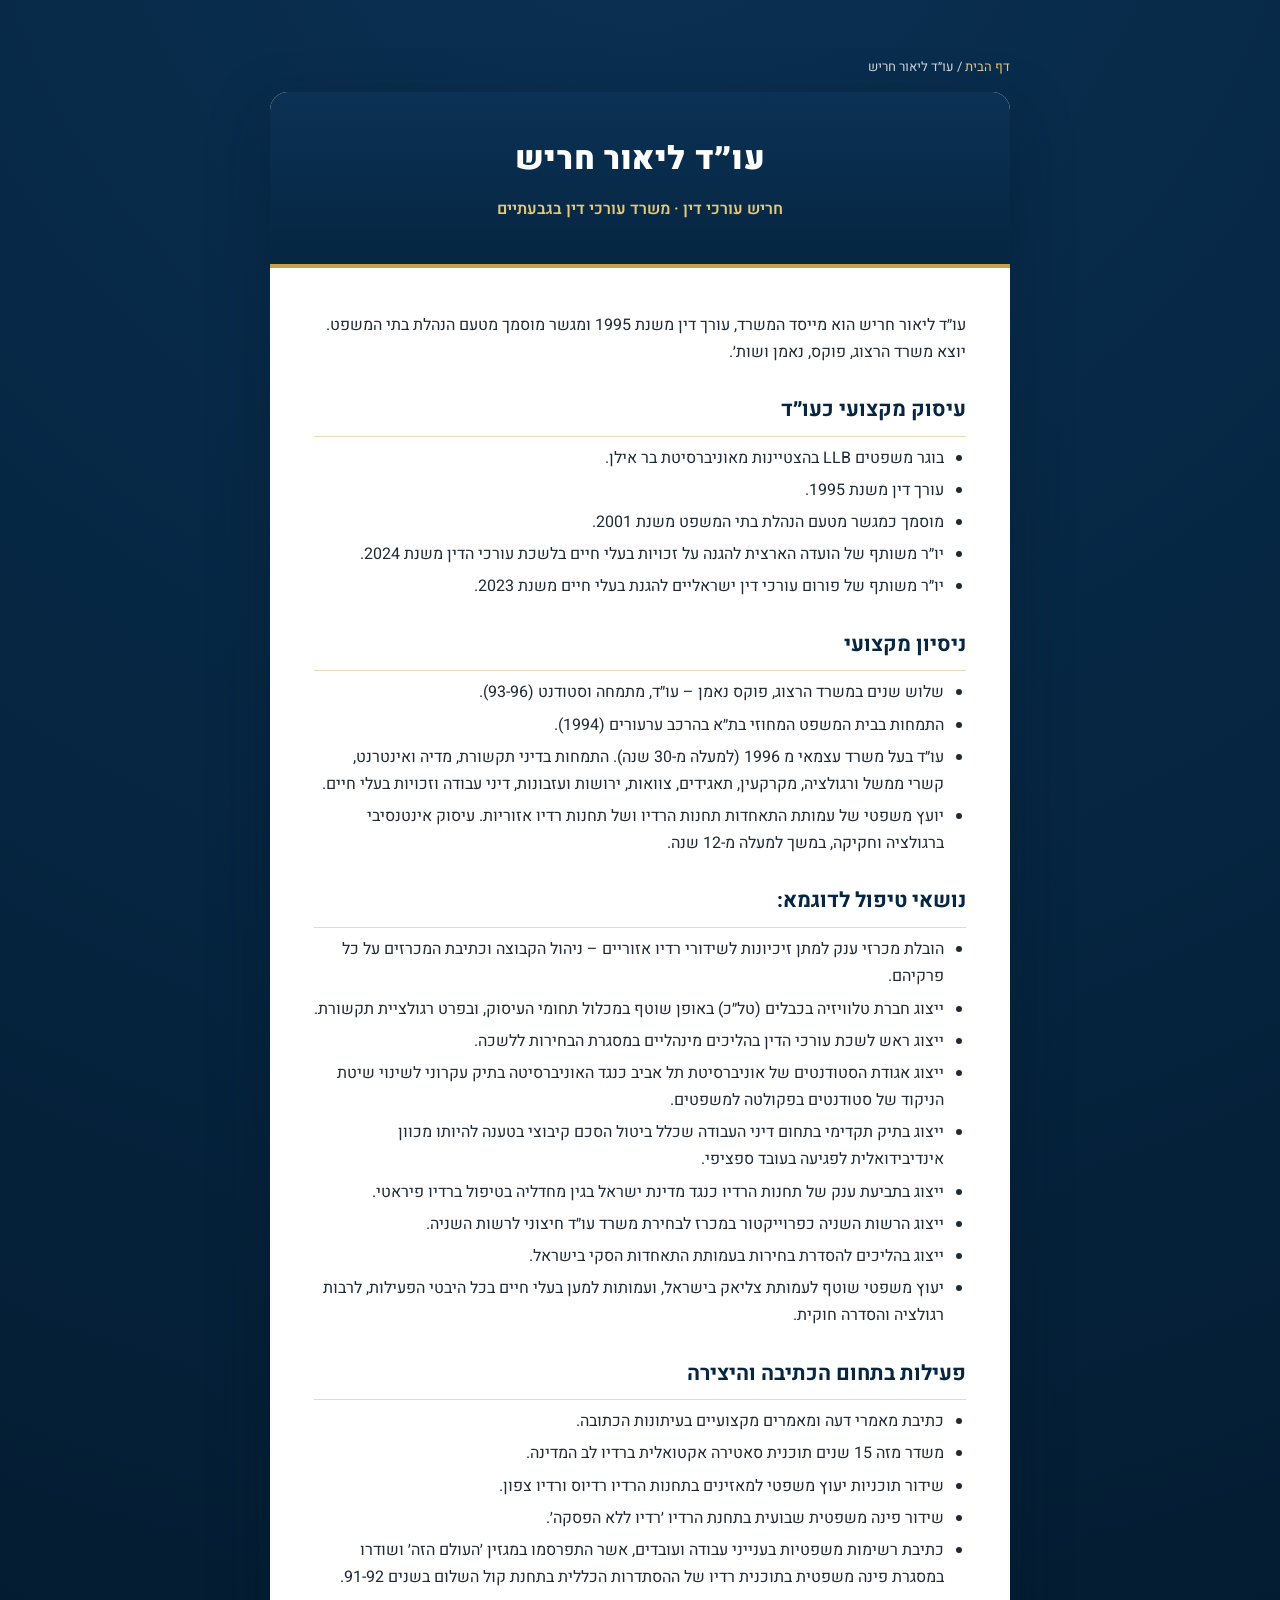
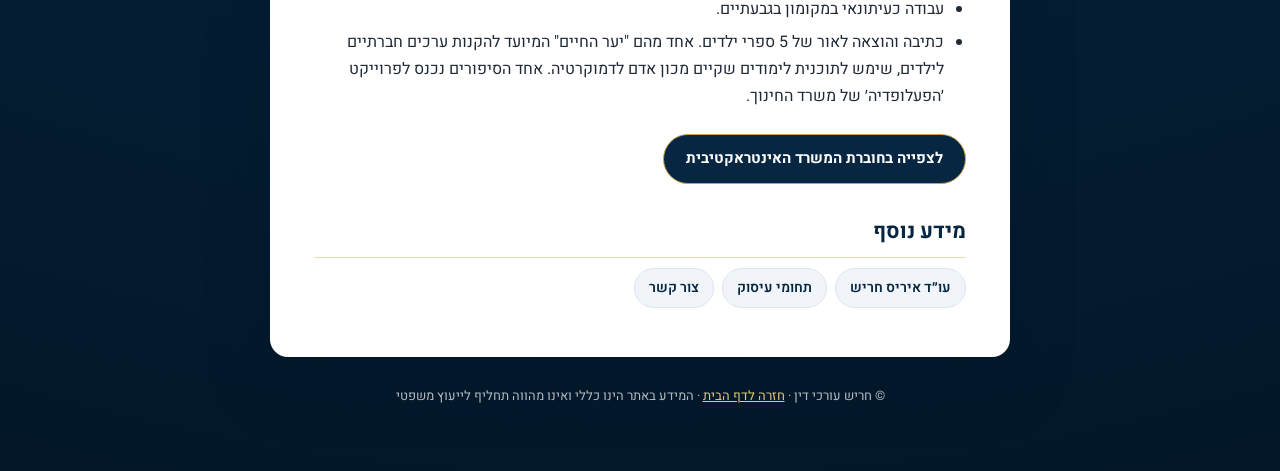
<file: team/lior-harish/index.html>
<!doctype html>
<html lang="he" dir="rtl">
  <head>
    <meta charset="UTF-8" />
    <meta name="viewport" content="width=device-width, initial-scale=1.0" />
    <title>עו״ד ליאור חריש – מייסד המשרד | חריש עורכי דין</title>
    <meta name="description" content="עו״ד ליאור חריש, מייסד משרד חריש עורכי דין בגבעתיים (1996), מגשר מוסמך. מתמחה בתקשורת ומדיה, מקרקעין, תאגידים, צוואות וירושה, דיני עבודה וזכויות בעלי חיים." />
    <meta name="author" content="חריש עורכי דין" />
    <meta name="robots" content="index, follow, max-image-preview:large, max-snippet:-1" />
    <meta name="theme-color" content="#064a96" />
    <link rel="canonical" href="https://www.harish-adv.com/team/lior-harish/" />

    <meta property="og:type" content="website" />
    <meta property="og:site_name" content="חריש עורכי דין" />
    <meta property="og:locale" content="he_IL" />
    <meta property="og:title" content="עו״ד ליאור חריש – מייסד המשרד | חריש עורכי דין" />
    <meta property="og:description" content="עו״ד ליאור חריש, מייסד משרד חריש עורכי דין בגבעתיים (1996), מגשר מוסמך. מתמחה בתקשורת ומדיה, מקרקעין, תאגידים, צוואות וירושה, דיני עבודה וזכויות בעלי חיים." />
    <meta property="og:url" content="https://www.harish-adv.com/team/lior-harish/" />
    <meta property="og:image" content="https://www.harish-adv.com/assets/og-image.png" />
    <meta name="twitter:card" content="summary_large_image" />
    <meta name="twitter:title" content="עו״ד ליאור חריש – מייסד המשרד | חריש עורכי דין" />
    <meta name="twitter:description" content="עו״ד ליאור חריש, מייסד משרד חריש עורכי דין בגבעתיים (1996), מגשר מוסמך. מתמחה בתקשורת ומדיה, מקרקעין, תאגידים, צוואות וירושה, דיני עבודה וזכויות בעלי חיים." />
    <meta name="twitter:image" content="https://www.harish-adv.com/assets/og-image.png" />

    <link rel="icon" type="image/svg+xml" href="/assets/favicon.svg" />
    <link rel="icon" type="image/png" sizes="32x32" href="/assets/favicon-32.png" />
    <link rel="preconnect" href="https://fonts.googleapis.com" />
    <link rel="preconnect" href="https://fonts.gstatic.com" crossorigin />
    <link
      href="https://fonts.googleapis.com/css2?family=Heebo:wght@400;500;700;800;900&display=swap"
      rel="stylesheet"
    />
    <script type="application/ld+json">{"@context":"https://schema.org","@type":"Person","name":"עו״ד ליאור חריש","jobTitle":"עורך דין, מייסד המשרד","url":"https://www.harish-adv.com/team/lior-harish/","worksFor":{"@id":"https://www.harish-adv.com/#organization"},"alumniOf":"אוניברסיטת בר אילן","knowsAbout":["תקשורת, מדיה ואינטרנט","מקרקעין ונדל״ן","משפט מסחרי ותאגידים","צוואות וירושות","דיני עבודה"],"sameAs":["https://www.instagram.com/liorharish_adv","https://www.linkedin.com/in/lior-harish-95399622"]}</script>
    <script type="application/ld+json">{"@context":"https://schema.org","@type":"BreadcrumbList","itemListElement":[{"@type":"ListItem","position":1,"name":"דף הבית","item":"https://www.harish-adv.com/"},{"@type":"ListItem","position":2,"name":"עו״ד ליאור חריש","item":"https://www.harish-adv.com/team/lior-harish/"}]}</script>
    <style>
  :root{--navy:#062642;--navy-dark:#031729;--gold:#c7a24a;--ink:#1f2a36}
  *{box-sizing:border-box}
  body{margin:0;font-family:'Heebo',system-ui,-apple-system,'Segoe UI',sans-serif;color:var(--ink);background:radial-gradient(circle at 50% -10%,#0b3154 0%,var(--navy) 45%,var(--navy-dark) 100%);min-height:100vh;line-height:1.7}
  .wrap{max-width:820px;margin:0 auto;padding:clamp(20px,5vw,56px) clamp(16px,5vw,40px) 64px}
  .crumbs{color:rgba(255,255,255,.8);font-size:13px;margin-bottom:14px}
  .crumbs a{color:#e6c878;text-decoration:none}
  .crumbs a:hover{text-decoration:underline}
  .card{background:#fff;border-radius:18px;box-shadow:0 22px 60px rgba(3,23,41,.35);overflow:hidden}
  .card-head{background:linear-gradient(180deg,#0b3154,var(--navy));color:#fff;padding:clamp(24px,5vw,40px);text-align:center;border-bottom:4px solid var(--gold)}
  .card-head h1{margin:0;font-size:clamp(22px,4.6vw,32px);font-weight:900;letter-spacing:.02em}
  .card-head p{margin:10px 0 0;color:#e6c878;font-weight:600;font-size:clamp(13px,2.4vw,16px)}
  .card-body{padding:clamp(22px,5vw,44px)}
  .lede p{font-size:clamp(15px,2.8vw,18px);margin:0 0 12px}
  .card-body h2{color:var(--navy);font-size:clamp(16px,3.2vw,21px);margin:26px 0 8px;padding-bottom:8px;border-bottom:1px solid rgba(199,162,74,.4)}
  .card-body p{margin:0 0 12px;font-size:clamp(14px,2.6vw,16px)}
  .card-body ul{margin:0 0 14px;padding-inline-start:22px;font-size:clamp(14px,2.6vw,16px)}
  .card-body li{margin-bottom:5px}
  .cta{display:inline-flex;align-items:center;gap:8px;margin-top:10px;padding:11px 22px;border-radius:999px;background:var(--navy);color:#fff;font-weight:700;text-decoration:none;font-size:15px;border:1px solid var(--gold)}
  .cta:hover{background:#0b3154}
  .related{margin-top:30px}
  .related h2{margin-bottom:10px}
  .related ul{list-style:none;padding:0;margin:0;display:flex;flex-wrap:wrap;gap:8px}
  .related a{display:inline-block;padding:7px 14px;border-radius:999px;background:#f1f5fa;color:var(--navy);text-decoration:none;font-weight:600;font-size:14px;border:1px solid #dbe5f0}
  .related a:hover{background:#e3edf7}
  footer{margin-top:28px;text-align:center;color:rgba(255,255,255,.7);font-size:clamp(11px,2.2vw,13px)}
  footer a{color:#e6c878}
</style>
  </head>
  <body>
    <div class="wrap">
      <nav class="crumbs" aria-label="ניווט מסלול">
        <a href="https://www.harish-adv.com/">דף הבית</a> / <span aria-current="page">עו״ד ליאור חריש</span>
      </nav>
      <article class="card">
        <header class="card-head">
          <h1>עו״ד ליאור חריש</h1>
          <p>חריש עורכי דין · משרד עורכי דין בגבעתיים</p>
        </header>
        <div class="card-body">
          <div class="lede">
            <p>עו״ד ליאור חריש הוא מייסד המשרד, עורך דין משנת 1995 ומגשר מוסמך מטעם הנהלת בתי המשפט. יוצא משרד הרצוג, פוקס, נאמן ושות׳.</p>
          </div>
          <h2>עיסוק מקצועי כעו״ד</h2>
          <ul>
          <li>בוגר משפטים LLB בהצטיינות מאוניברסיטת בר אילן.</li>
          <li>עורך דין משנת 1995.</li>
          <li>מוסמך כמגשר מטעם הנהלת בתי המשפט משנת 2001.</li>
          <li>יו״ר משותף של הועדה הארצית להגנה על זכויות בעלי חיים בלשכת עורכי הדין משנת 2024.</li>
          <li>יו״ר משותף של פורום עורכי דין ישראליים להגנת בעלי חיים משנת 2023.</li>
          </ul>
          <h2>ניסיון מקצועי</h2>
          <ul>
          <li>שלוש שנים במשרד הרצוג, פוקס נאמן – עו״ד, מתמחה וסטודנט (93-96).</li>
          <li>התמחות בבית המשפט המחוזי בת״א בהרכב ערעורים (1994).</li>
          <li>עו״ד בעל משרד עצמאי מ 1996 (למעלה מ-30 שנה). התמחות בדיני תקשורת, מדיה ואינטרנט, קשרי ממשל ורגולציה, מקרקעין, תאגידים, צוואות, ירושות ועזבונות, דיני עבודה וזכויות בעלי חיים.</li>
          <li>יועץ משפטי של עמותת התאחדות תחנות הרדיו ושל תחנות רדיו אזוריות. עיסוק אינטנסיבי ברגולציה וחקיקה, במשך למעלה מ-12 שנה.</li>
          </ul>
          <h2>נושאי טיפול לדוגמא:</h2>
          <ul>
          <li>הובלת מכרזי ענק למתן זיכיונות לשידורי רדיו אזוריים – ניהול הקבוצה וכתיבת המכרזים על כל פרקיהם.</li>
          <li>ייצוג חברת טלוויזיה בכבלים (טל״כ) באופן שוטף במכלול תחומי העיסוק, ובפרט רגולציית תקשורת.</li>
          <li>ייצוג ראש לשכת עורכי הדין בהליכים מינהליים במסגרת הבחירות ללשכה.</li>
          <li>ייצוג אגודת הסטודנטים של אוניברסיטת תל אביב כנגד האוניברסיטה בתיק עקרוני לשינוי שיטת הניקוד של סטודנטים בפקולטה למשפטים.</li>
          <li>ייצוג בתיק תקדימי בתחום דיני העבודה שכלל ביטול הסכם קיבוצי בטענה להיותו מכוון אינדיבידואלית לפגיעה בעובד ספציפי.</li>
          <li>ייצוג בתביעת ענק של תחנות הרדיו כנגד מדינת ישראל בגין מחדליה בטיפול ברדיו פיראטי.</li>
          <li>ייצוג הרשות השניה כפרוייקטור במכרז לבחירת משרד עו״ד חיצוני לרשות השניה.</li>
          <li>ייצוג בהליכים להסדרת בחירות בעמותת התאחדות הסקי בישראל.</li>
          <li>יעוץ משפטי שוטף לעמותת צליאק בישראל, ועמותות למען בעלי חיים בכל היבטי הפעילות, לרבות רגולציה והסדרה חוקית.</li>
          </ul>
          <h2>פעילות בתחום הכתיבה והיצירה</h2>
          <ul>
          <li>כתיבת מאמרי דעה ומאמרים מקצועיים בעיתונות הכתובה.</li>
          <li>משדר מזה 15 שנים תוכנית סאטירה אקטואלית ברדיו לב המדינה.</li>
          <li>שידור תוכניות יעוץ משפטי למאזינים בתחנות הרדיו רדיוס ורדיו צפון.</li>
          <li>שידור פינה משפטית שבועית בתחנת הרדיו ׳רדיו ללא הפסקה׳.</li>
          <li>כתיבת רשימות משפטיות בענייני עבודה ועובדים, אשר התפרסמו במגזין ׳העולם הזה׳ ושודרו במסגרת פינה משפטית בתוכנית רדיו של ההסתדרות הכללית בתחנת קול השלום בשנים 91-92.</li>
          <li>עבודה כעיתונאי במקומון בגבעתיים.</li>
          <li>כתיבה והוצאה לאור של 5 ספרי ילדים. אחד מהם &quot;יער החיים&quot; המיועד להקנות ערכים חברתיים לילדים, שימש לתוכנית לימודים שקיים מכון אדם לדמוקרטיה. אחד הסיפורים נכנס לפרוייקט ׳הפעלופדיה׳ של משרד החינוך.</li>
          </ul>
          <p><a class="cta" href="https://www.harish-adv.com/?page=2">לצפייה בחוברת המשרד האינטראקטיבית</a></p>
          <nav class="related" aria-label="קישורים נוספים">
            <h2>מידע נוסף</h2>
            <ul>
            <li><a href="https://www.harish-adv.com/team/iris-harish/">עו״ד איריס חריש</a></li>
            <li><a href="https://www.harish-adv.com/services/">תחומי עיסוק</a></li>
            <li><a href="https://www.harish-adv.com/contact/">צור קשר</a></li>
            </ul>
          </nav>
        </div>
      </article>
      <footer>
        © חריש עורכי דין · <a href="https://www.harish-adv.com/">חזרה לדף הבית</a> · המידע באתר הינו כללי ואינו מהווה תחליף לייעוץ משפטי
      </footer>
    </div>
  </body>
</html>
</file>
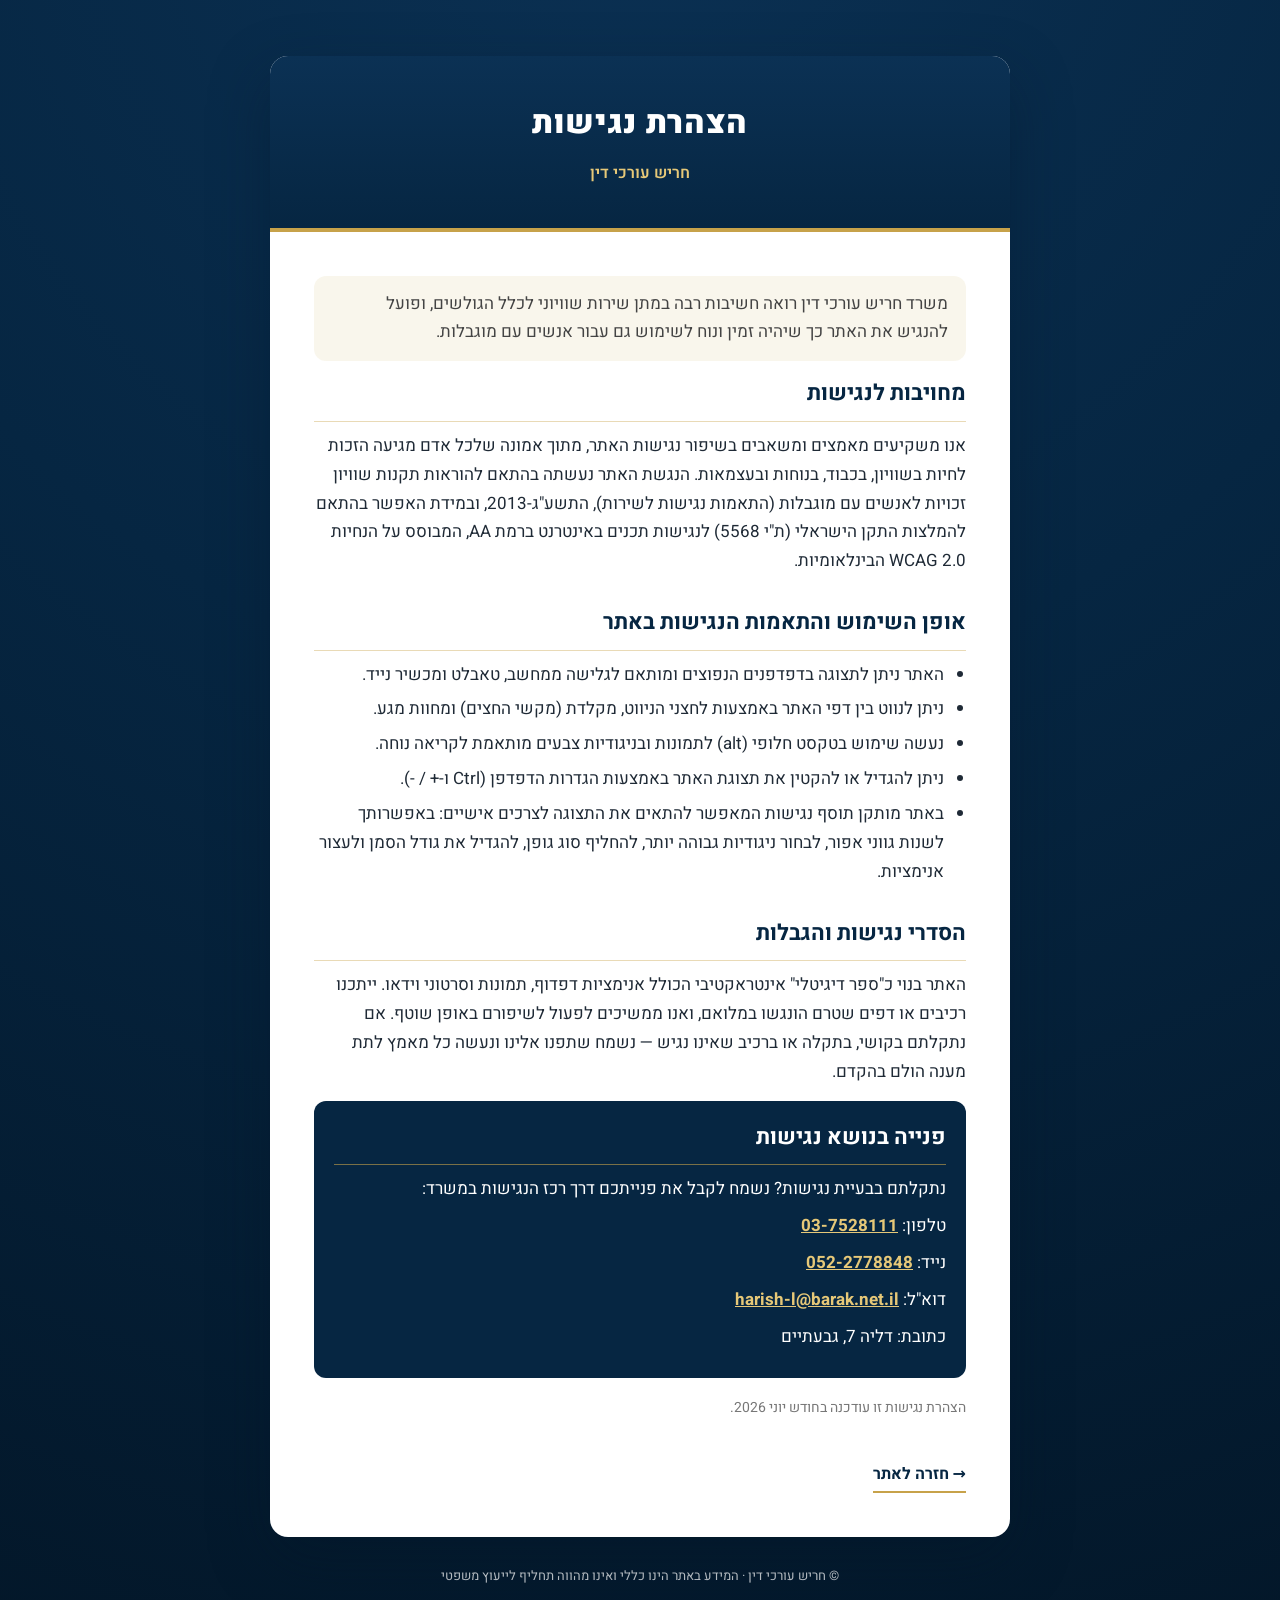
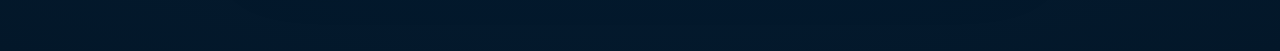
<file: accessibility.html>
<!doctype html>
<html lang="he" dir="rtl">
  <head>
    <meta charset="UTF-8" />
    <meta name="viewport" content="width=device-width, initial-scale=1.0" />
    <title>הצהרת נגישות | חריש עורכי דין</title>
    <link rel="preconnect" href="https://fonts.googleapis.com" />
    <link rel="preconnect" href="https://fonts.gstatic.com" crossorigin />
    <link
      href="https://fonts.googleapis.com/css2?family=Heebo:wght@400;500;700;800;900&display=swap"
      rel="stylesheet"
    />
    <style>
      :root {
        --navy: #062642;
        --navy-dark: #031729;
        --gold: #c7a24a;
        --ink: #1f2a36;
      }
      * {
        box-sizing: border-box;
      }
      body {
        margin: 0;
        font-family: 'Heebo', system-ui, -apple-system, 'Segoe UI', sans-serif;
        color: var(--ink);
        background:
          radial-gradient(circle at 50% -10%, #0b3154 0%, var(--navy) 45%, var(--navy-dark) 100%);
        min-height: 100vh;
        line-height: 1.7;
      }
      .wrap {
        max-width: 820px;
        margin: 0 auto;
        padding: clamp(20px, 5vw, 56px) clamp(16px, 5vw, 40px) 64px;
      }
      .card {
        background: #fff;
        border-radius: 18px;
        box-shadow: 0 22px 60px rgba(3, 23, 41, 0.35);
        overflow: hidden;
      }
      .card-head {
        background: linear-gradient(180deg, #0b3154, var(--navy));
        color: #fff;
        padding: clamp(24px, 5vw, 40px);
        text-align: center;
        border-bottom: 4px solid var(--gold);
      }
      .card-head h1 {
        margin: 0;
        font-size: clamp(22px, 5vw, 32px);
        font-weight: 900;
        letter-spacing: 0.02em;
      }
      .card-head p {
        margin: 10px 0 0;
        color: #e6c878;
        font-weight: 600;
        font-size: clamp(13px, 2.4vw, 16px);
      }
      .card-body {
        padding: clamp(22px, 5vw, 44px);
      }
      .card-body h2 {
        color: var(--navy);
        font-size: clamp(17px, 3.4vw, 22px);
        margin: 28px 0 10px;
        padding-bottom: 8px;
        border-bottom: 1px solid rgba(199, 162, 74, 0.4);
      }
      .card-body h2:first-of-type {
        margin-top: 0;
      }
      .card-body p {
        margin: 0 0 14px;
        font-size: clamp(14px, 2.6vw, 17px);
      }
      .card-body ul {
        margin: 0 0 16px;
        padding-inline-start: 22px;
        font-size: clamp(14px, 2.6vw, 17px);
      }
      .card-body li {
        margin-bottom: 6px;
      }
      .intro {
        background: rgba(199, 162, 74, 0.1);
        border-radius: 12px;
        padding: 14px 18px;
        font-size: clamp(13px, 2.4vw, 16px);
        color: #444;
      }
      .contact-box {
        background: var(--navy);
        color: #fff;
        border-radius: 12px;
        padding: 18px 20px;
        margin-top: 8px;
      }
      .contact-box h2 {
        color: #fff;
        border-color: rgba(199, 162, 74, 0.6);
        margin-top: 0;
      }
      .contact-box a {
        color: #e6c878;
        font-weight: 700;
      }
      .contact-box p {
        margin: 0 0 8px;
      }
      .back-link {
        display: inline-flex;
        align-items: center;
        gap: 8px;
        margin-top: 28px;
        color: var(--navy);
        font-weight: 700;
        text-decoration: none;
        border-bottom: 2px solid var(--gold);
        padding-bottom: 2px;
      }
      .back-link:hover {
        color: var(--gold);
      }
      footer {
        margin-top: 28px;
        text-align: center;
        color: rgba(255, 255, 255, 0.7);
        font-size: clamp(11px, 2.2vw, 13px);
      }
    </style>
  </head>
  <body>
    <div class="wrap">
      <article class="card">
        <header class="card-head">
          <h1>הצהרת נגישות</h1>
          <p>חריש עורכי דין</p>
        </header>
        <div class="card-body">
          <p class="intro">
            משרד חריש עורכי דין רואה חשיבות רבה במתן שירות שוויוני לכלל הגולשים, ופועל
            להנגיש את האתר כך שיהיה זמין ונוח לשימוש גם עבור אנשים עם מוגבלות.
          </p>

          <h2>מחויבות לנגישות</h2>
          <p>
            אנו משקיעים מאמצים ומשאבים בשיפור נגישות האתר, מתוך אמונה שלכל אדם מגיעה הזכות
            לחיות בשוויון, בכבוד, בנוחות ובעצמאות. הנגשת האתר נעשתה בהתאם להוראות תקנות
            שוויון זכויות לאנשים עם מוגבלות (התאמות נגישות לשירות), התשע"ג-2013, ובמידת
            האפשר בהתאם להמלצות התקן הישראלי (ת"י 5568) לנגישות תכנים באינטרנט ברמת AA,
            המבוסס על הנחיות WCAG 2.0 הבינלאומיות.
          </p>

          <h2>אופן השימוש והתאמות הנגישות באתר</h2>
          <ul>
            <li>האתר ניתן לתצוגה בדפדפנים הנפוצים ומותאם לגלישה ממחשב, טאבלט ומכשיר נייד.</li>
            <li>ניתן לנווט בין דפי האתר באמצעות לחצני הניווט, מקלדת (מקשי החצים) ומחוות מגע.</li>
            <li>נעשה שימוש בטקסט חלופי (alt) לתמונות ובניגודיות צבעים מותאמת לקריאה נוחה.</li>
            <li>ניתן להגדיל או להקטין את תצוגת האתר באמצעות הגדרות הדפדפן (Ctrl ו-+ / -).</li>
            <li>
              באתר מותקן תוסף נגישות המאפשר להתאים את התצוגה לצרכים אישיים: באפשרותך לשנות
              גווני אפור, לבחור ניגודיות גבוהה יותר, להחליף סוג גופן, להגדיל את גודל הסמן
              ולעצור אנימציות.
            </li>
          </ul>

          <h2>הסדרי נגישות והגבלות</h2>
          <p>
            האתר בנוי כ"ספר דיגיטלי" אינטראקטיבי הכולל אנימציות דפדוף, תמונות וסרטוני
            וידאו. ייתכנו רכיבים או דפים שטרם הונגשו במלואם, ואנו ממשיכים לפעול לשיפורם
            באופן שוטף. אם נתקלתם בקושי, בתקלה או ברכיב שאינו נגיש — נשמח שתפנו אלינו ונעשה
            כל מאמץ לתת מענה הולם בהקדם.
          </p>

          <div class="contact-box">
            <h2>פנייה בנושא נגישות</h2>
            <p>נתקלתם בבעיית נגישות? נשמח לקבל את פנייתכם דרך רכז הנגישות במשרד:</p>
            <p>טלפון: <a href="tel:037528111" dir="ltr">03-7528111</a></p>
            <p>נייד: <a href="tel:0522778848" dir="ltr">052-2778848</a></p>
            <p>דוא"ל: <a href="mailto:harish-l@barak.net.il">harish-l@barak.net.il</a></p>
            <p>כתובת: דליה 7, גבעתיים</p>
          </div>

          <p style="margin-top: 18px; color: #777; font-size: 14px">
            הצהרת נגישות זו עודכנה בחודש יוני 2026.
          </p>

          <a
            class="back-link"
            href="./"
            onclick="if (window.parent !== window) { window.parent.postMessage('legal-popup-close', '*'); return false; }"
            >→ חזרה לאתר</a
          >
        </div>
      </article>
      <footer>© חריש עורכי דין · המידע באתר הינו כללי ואינו מהווה תחליף לייעוץ משפטי</footer>
    </div>
  </body>
</html>
</file>
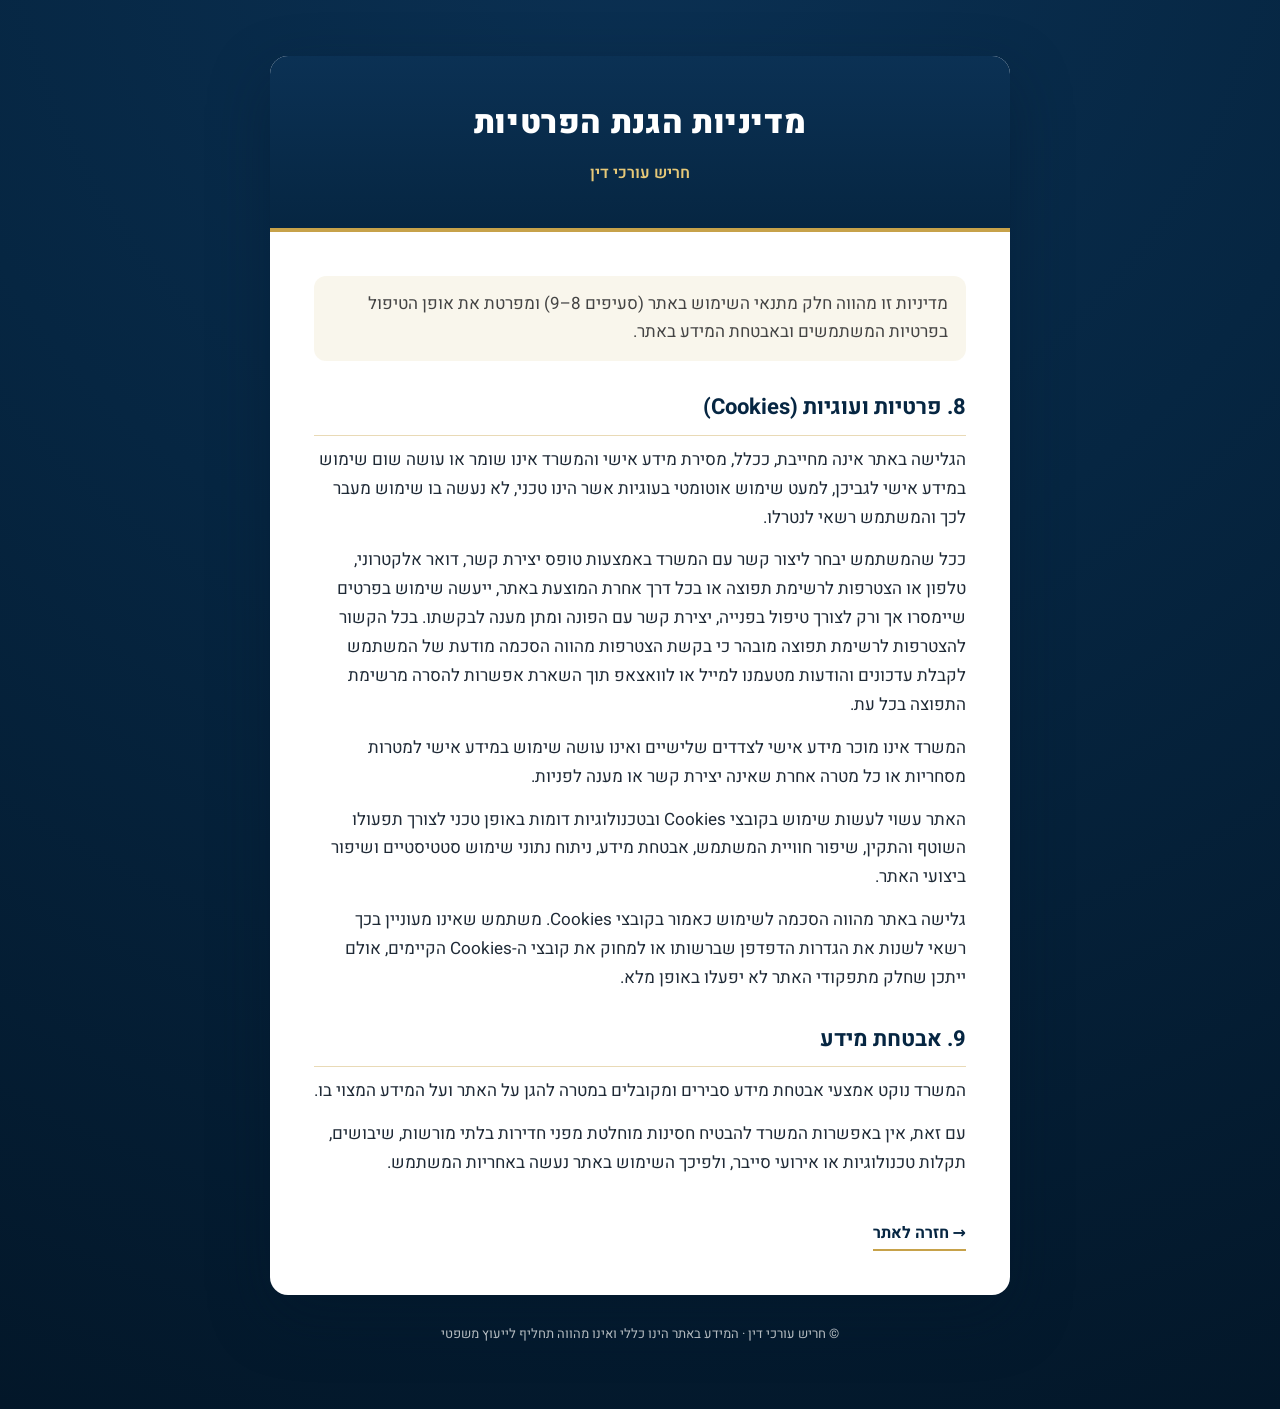
<file: privacy.html>
<!doctype html>
<html lang="he" dir="rtl">
  <head>
    <meta charset="UTF-8" />
    <meta name="viewport" content="width=device-width, initial-scale=1.0" />
    <title>מדיניות הגנת הפרטיות | חריש עורכי דין</title>
    <link rel="preconnect" href="https://fonts.googleapis.com" />
    <link rel="preconnect" href="https://fonts.gstatic.com" crossorigin />
    <link
      href="https://fonts.googleapis.com/css2?family=Heebo:wght@400;500;700;800;900&display=swap"
      rel="stylesheet"
    />
    <style>
      :root {
        --navy: #062642;
        --navy-dark: #031729;
        --gold: #c7a24a;
        --ink: #1f2a36;
      }
      * {
        box-sizing: border-box;
      }
      body {
        margin: 0;
        font-family: 'Heebo', system-ui, -apple-system, 'Segoe UI', sans-serif;
        color: var(--ink);
        background:
          radial-gradient(circle at 50% -10%, #0b3154 0%, var(--navy) 45%, var(--navy-dark) 100%);
        min-height: 100vh;
        line-height: 1.7;
      }
      .wrap {
        max-width: 820px;
        margin: 0 auto;
        padding: clamp(20px, 5vw, 56px) clamp(16px, 5vw, 40px) 64px;
      }
      .card {
        background: #fff;
        border-radius: 18px;
        box-shadow: 0 22px 60px rgba(3, 23, 41, 0.35);
        overflow: hidden;
      }
      .card-head {
        background: linear-gradient(180deg, #0b3154, var(--navy));
        color: #fff;
        padding: clamp(24px, 5vw, 40px);
        text-align: center;
        border-bottom: 4px solid var(--gold);
      }
      .card-head h1 {
        margin: 0;
        font-size: clamp(22px, 5vw, 32px);
        font-weight: 900;
        letter-spacing: 0.02em;
      }
      .card-head p {
        margin: 10px 0 0;
        color: #e6c878;
        font-weight: 600;
        font-size: clamp(13px, 2.4vw, 16px);
      }
      .card-body {
        padding: clamp(22px, 5vw, 44px);
      }
      .card-body h2 {
        color: var(--navy);
        font-size: clamp(17px, 3.4vw, 22px);
        margin: 28px 0 10px;
        padding-bottom: 8px;
        border-bottom: 1px solid rgba(199, 162, 74, 0.4);
      }
      .card-body h2:first-child {
        margin-top: 0;
      }
      .card-body p {
        margin: 0 0 14px;
        font-size: clamp(14px, 2.6vw, 17px);
      }
      .intro {
        background: rgba(199, 162, 74, 0.1);
        border-radius: 12px;
        padding: 14px 18px;
        font-size: clamp(13px, 2.4vw, 16px);
        color: #444;
      }
      .back-link {
        display: inline-flex;
        align-items: center;
        gap: 8px;
        margin-top: 28px;
        color: var(--navy);
        font-weight: 700;
        text-decoration: none;
        border-bottom: 2px solid var(--gold);
        padding-bottom: 2px;
      }
      .back-link:hover {
        color: var(--gold);
      }
      footer {
        margin-top: 28px;
        text-align: center;
        color: rgba(255, 255, 255, 0.7);
        font-size: clamp(11px, 2.2vw, 13px);
      }
    </style>
  </head>
  <body>
    <div class="wrap">
      <article class="card">
        <header class="card-head">
          <h1>מדיניות הגנת הפרטיות</h1>
          <p>חריש עורכי דין</p>
        </header>
        <div class="card-body">
          <p class="intro">
            מדיניות זו מהווה חלק מתנאי השימוש באתר (סעיפים 8–9) ומפרטת את אופן הטיפול
            בפרטיות המשתמשים ובאבטחת המידע באתר.
          </p>

          <h2>8. פרטיות ועוגיות (Cookies)</h2>
          <p>
            הגלישה באתר אינה מחייבת, ככלל, מסירת מידע אישי והמשרד אינו שומר או עושה שום
            שימוש במידע אישי לגביכן, למעט שימוש אוטומטי בעוגיות אשר הינו טכני, לא נעשה בו
            שימוש מעבר לכך והמשתמש רשאי לנטרלו.
          </p>
          <p>
            ככל שהמשתמש יבחר ליצור קשר עם המשרד באמצעות טופס יצירת קשר, דואר אלקטרוני,
            טלפון או הצטרפות לרשימת תפוצה או בכל דרך אחרת המוצעת באתר, ייעשה שימוש בפרטים
            שיימסרו אך ורק לצורך טיפול בפנייה, יצירת קשר עם הפונה ומתן מענה לבקשתו. בכל
            הקשור להצטרפות לרשימת תפוצה מובהר כי בקשת הצטרפות מהווה הסכמה מודעת של המשתמש
            לקבלת עדכונים והודעות מטעמנו למייל או לוואצאפ תוך השארת אפשרות להסרה מרשימת
            התפוצה בכל עת.
          </p>
          <p>
            המשרד אינו מוכר מידע אישי לצדדים שלישיים ואינו עושה שימוש במידע אישי למטרות
            מסחריות או כל מטרה אחרת שאינה יצירת קשר או מענה לפניות.
          </p>
          <p>
            האתר עשוי לעשות שימוש בקובצי Cookies ובטכנולוגיות דומות באופן טכני לצורך תפעולו
            השוטף והתקין, שיפור חוויית המשתמש, אבטחת מידע, ניתוח נתוני שימוש סטטיסטיים
            ושיפור ביצועי האתר.
          </p>
          <p>
            גלישה באתר מהווה הסכמה לשימוש כאמור בקובצי Cookies. משתמש שאינו מעוניין בכך
            רשאי לשנות את הגדרות הדפדפן שברשותו או למחוק את קובצי ה-Cookies הקיימים, אולם
            ייתכן שחלק מתפקודי האתר לא יפעלו באופן מלא.
          </p>

          <h2>9. אבטחת מידע</h2>
          <p>
            המשרד נוקט אמצעי אבטחת מידע סבירים ומקובלים במטרה להגן על האתר ועל המידע המצוי
            בו.
          </p>
          <p>
            עם זאת, אין באפשרות המשרד להבטיח חסינות מוחלטת מפני חדירות בלתי מורשות, שיבושים,
            תקלות טכנולוגיות או אירועי סייבר, ולפיכך השימוש באתר נעשה באחריות המשתמש.
          </p>

          <a
            class="back-link"
            href="./"
            onclick="if (window.parent !== window) { window.parent.postMessage('legal-popup-close', '*'); return false; }"
            >→ חזרה לאתר</a
          >
        </div>
      </article>
      <footer>© חריש עורכי דין · המידע באתר הינו כללי ואינו מהווה תחליף לייעוץ משפטי</footer>
    </div>
  </body>
</html>
</file>
